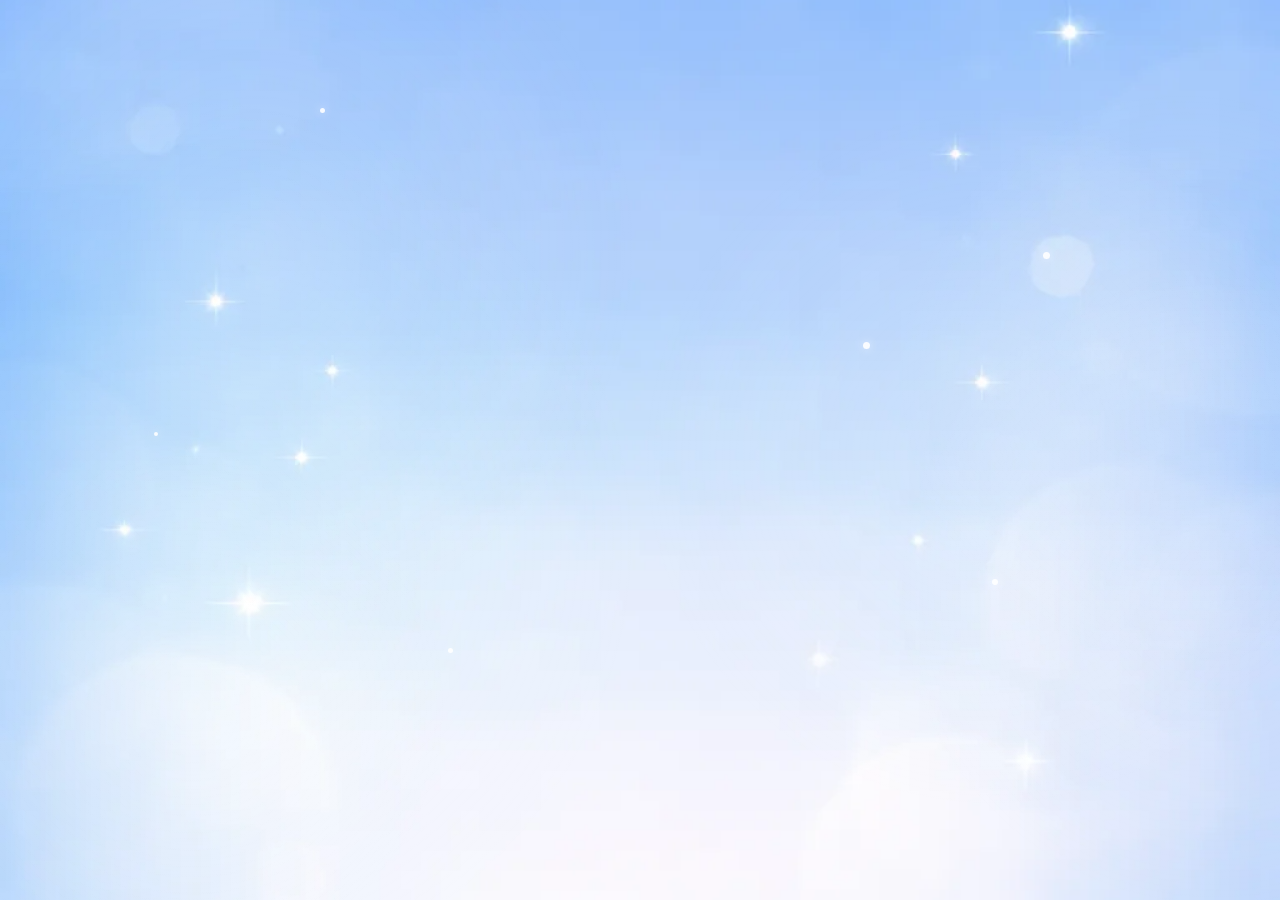
<file: index.html>
<!DOCTYPE html>
<html lang="th">

<head>
    <meta charset="UTF-8">
    <meta name="viewport" content="width=device-width, initial-scale=1.0, maximum-scale=1.0, user-scalable=no">
    <meta name="theme-color" content="#4A90D9">
    <meta name="apple-mobile-web-app-capable" content="yes">
    <title>MK Vocab - เรียนคำศัพท์</title>

    <link rel="preconnect" href="https://fonts.googleapis.com">
    <link rel="preconnect" href="https://fonts.gstatic.com" crossorigin>
    <link href="https://fonts.googleapis.com/css2?family=Inter:wght@400;500;600;700;800&display=swap" rel="stylesheet">

    <style>
        * {
            margin: 0;
            padding: 0;
            box-sizing: border-box;
        }

        html,
        body {
            height: 100%;
        }

        body {
            font-family: 'Inter', -apple-system, BlinkMacSystemFont, sans-serif;
            min-height: 100vh;
            background-image: url('images/wall.webp');
            background-size: cover;
            background-position: center;
            background-repeat: no-repeat;
            background-attachment: fixed;
            display: flex;
            justify-content: center;
            align-items: center;
            padding: 20px;
            overflow: hidden;
            position: relative;
        }

        /* Bokeh/Sparkle Background */
        .bokeh-container {
            position: fixed;
            top: 0;
            left: 0;
            width: 100%;
            height: 100%;
            pointer-events: none;
            z-index: 0;
            overflow: hidden;
        }

        /* Large Bokeh - much bigger using viewport units */
        .bokeh {
            position: absolute;
            border-radius: 50%;
            background: radial-gradient(circle, rgba(255, 255, 255, 0.2) 0%, rgba(255, 255, 255, 0) 70%);
            animation: float 20s ease-in-out infinite;
        }

        .bokeh:nth-child(1) {
            width: 60vw;
            height: 60vw;
            top: -15%;
            left: -10%;
            animation-delay: 0s;
            animation-duration: 25s;
        }

        .bokeh:nth-child(2) {
            width: 45vw;
            height: 45vw;
            top: 10%;
            right: -15%;
            animation-delay: 3s;
            animation-duration: 22s;
        }

        .bokeh:nth-child(3) {
            width: 70vw;
            height: 70vw;
            bottom: -10%;
            left: -20%;
            animation-delay: 5s;
            animation-duration: 28s;
        }

        .bokeh:nth-child(4) {
            width: 50vw;
            height: 50vw;
            top: 30%;
            right: -20%;
            animation-delay: 2s;
            animation-duration: 20s;
        }

        .bokeh:nth-child(5) {
            width: 55vw;
            height: 55vw;
            bottom: 10%;
            right: -5%;
            animation-delay: 7s;
            animation-duration: 24s;
        }

        .bokeh:nth-child(6) {
            width: 40vw;
            height: 40vw;
            top: 50%;
            left: -5%;
            animation-delay: 4s;
            animation-duration: 18s;
        }

        /* Sparkle effect - larger and more visible */
        .sparkle {
            position: absolute;
            width: 6px;
            height: 6px;
            background: rgba(255, 255, 255, 0.9);
            border-radius: 50%;
            box-shadow: 0 0 8px rgba(255, 255, 255, 0.6);
            animation: sparkle 2.5s ease-in-out infinite;
        }

        .sparkle:nth-child(7) {
            width: 5px;
            height: 5px;
            top: 12%;
            left: 25%;
            animation-delay: 0s;
        }

        .sparkle:nth-child(8) {
            width: 7px;
            height: 7px;
            top: 28%;
            right: 18%;
            animation-delay: 0.4s;
        }

        .sparkle:nth-child(9) {
            width: 4px;
            height: 4px;
            top: 48%;
            left: 12%;
            animation-delay: 0.8s;
        }

        .sparkle:nth-child(10) {
            width: 6px;
            height: 6px;
            bottom: 35%;
            right: 22%;
            animation-delay: 1.2s;
        }

        .sparkle:nth-child(11) {
            width: 5px;
            height: 5px;
            top: 72%;
            left: 35%;
            animation-delay: 1.6s;
        }

        .sparkle:nth-child(12) {
            width: 7px;
            height: 7px;
            top: 38%;
            right: 32%;
            animation-delay: 2s;
        }

        @keyframes float {

            0%,
            100% {
                transform: translateY(0) translateX(0) scale(1);
                opacity: 0.15;
            }

            25% {
                transform: translateY(-30px) translateX(15px) scale(1.05);
                opacity: 0.25;
            }

            50% {
                transform: translateY(-15px) translateX(-20px) scale(0.95);
                opacity: 0.2;
            }

            75% {
                transform: translateY(-35px) translateX(10px) scale(1.02);
                opacity: 0.25;
            }
        }

        @keyframes sparkle {

            0%,
            100% {
                opacity: 0;
                transform: scale(0);
            }

            50% {
                opacity: 1;
                transform: scale(1.2);
            }
        }

        .container {
            width: 100%;
            max-width: 500px;
            display: flex;
            flex-direction: column;
            gap: 0;
            position: relative;
            z-index: 1;
        }

        /* Image Button - smooth modern scale on hover */
        .image-btn {
            display: block;
            width: 100%;
            position: relative;
            cursor: pointer;
        }

        .image-btn img {
            width: 100%;
            height: auto;
            display: block;
            transition: transform 0.35s cubic-bezier(0.34, 1.56, 0.64, 1);
            transform-origin: center center;
        }

        .image-btn:hover img {
            transform: scale(1.08);
        }

        .image-btn:active img {
            transform: scale(0.96);
            transition: transform 0.1s ease;
        }

        /* Ripple effect on click */
        .image-btn .ripple {
            position: absolute;
            border-radius: 50%;
            background: rgba(255, 255, 255, 0.4);
            transform: scale(0);
            animation: ripple-effect 0.6s ease-out;
            pointer-events: none;
        }

        @keyframes ripple-effect {
            to {
                transform: scale(4);
                opacity: 0;
            }
        }

        /* Animations */
        @keyframes fadeInUp {
            from {
                opacity: 0;
                transform: translateY(30px);
            }

            to {
                opacity: 1;
                transform: translateY(0);
            }
        }

        .fade-in {
            animation: fadeInUp 0.6s cubic-bezier(0.4, 0, 0.2, 1) forwards;
        }

        .delay-1 {
            animation-delay: 0.1s;
            opacity: 0;
        }

        .delay-2 {
            animation-delay: 0.2s;
            opacity: 0;
        }

        .delay-3 {
            animation-delay: 0.3s;
            opacity: 0;
        }
    </style>
</head>

<body>
    <!-- Bokeh/Sparkle Background -->
    <div class="bokeh-container">
        <div class="bokeh"></div>
        <div class="bokeh"></div>
        <div class="bokeh"></div>
        <div class="bokeh"></div>
        <div class="bokeh"></div>
        <div class="bokeh"></div>
        <div class="sparkle"></div>
        <div class="sparkle"></div>
        <div class="sparkle"></div>
        <div class="sparkle"></div>
        <div class="sparkle"></div>
        <div class="sparkle"></div>
    </div>

    <div class="container">
        <!-- Vocabulary Lessons -->
        <a href="pages/vocab-list.html?grade=m1" class="image-btn fade-in delay-1">
            <img src="images/Vocabulary Lessons.webp" alt="Vocabulary Lessons">
        </a>

        <!-- Fun Word Games -->
        <a href="pages/games.html" class="image-btn fade-in delay-2" style="margin-top: -8px;">
            <img src="images/Fun Word Games.webp" alt="Fun Word Games">
        </a>

        <!-- Daily Challenge -->
        <a href="pages/games.html" class="image-btn fade-in delay-3">
            <img src="images/Daily Challenge.webp" alt="Daily Challenge">
        </a>
    </div>

    <script>
        // Ripple effect on button click
        document.querySelectorAll('.image-btn').forEach(btn => {
            btn.addEventListener('click', function (e) {
                const ripple = document.createElement('span');
                ripple.classList.add('ripple');

                const rect = this.getBoundingClientRect();
                const size = Math.max(rect.width, rect.height);
                const x = e.clientX - rect.left - size / 2;
                const y = e.clientY - rect.top - size / 2;

                ripple.style.width = ripple.style.height = size + 'px';
                ripple.style.left = x + 'px';
                ripple.style.top = y + 'px';

                this.appendChild(ripple);

                setTimeout(() => ripple.remove(), 600);
            });
        });
    </script>
</body>

</html>
</file>
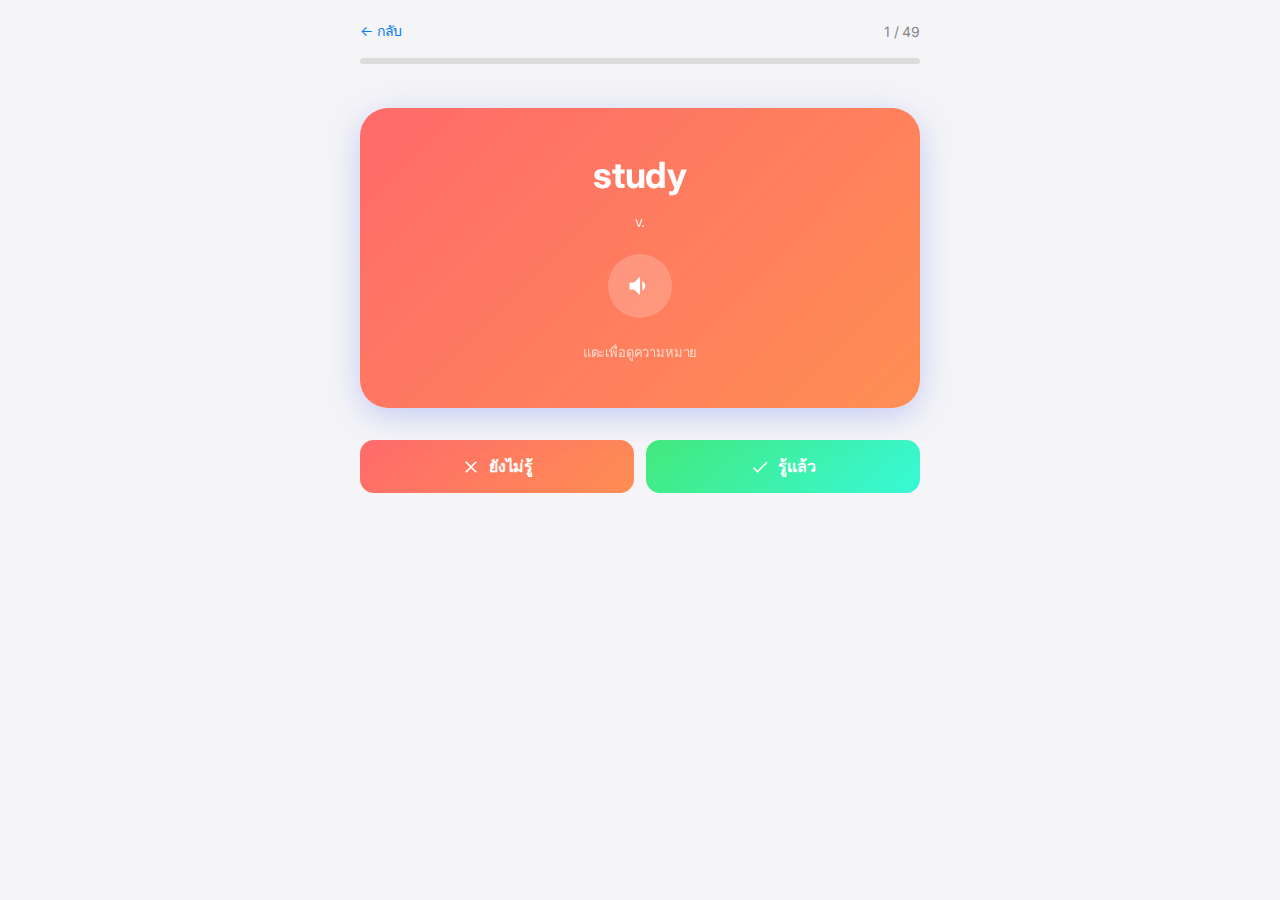
<file: pages/flashcard.html>
<!DOCTYPE html>
<html lang="th">

<head>
    <meta charset="UTF-8">
    <meta name="viewport" content="width=device-width, initial-scale=1.0">
    <title>Flashcard - MK Vocab</title>
    <link rel="preconnect" href="https://fonts.googleapis.com">
    <link rel="preconnect" href="https://fonts.gstatic.com" crossorigin>
    <link href="https://fonts.googleapis.com/css2?family=Inter:wght@400;500;600;700&display=swap" rel="stylesheet">
    <link rel="stylesheet" href="../css/style.css">
</head>

<body>
    <div class="container">
        <div id="app-content">
            <div style="text-align: center; padding: 100px 20px;">
                <div style="font-size: 48px; margin-bottom: 16px;">🎴</div>
                <div style="color: var(--text-secondary);">กำลังโหลด...</div>
            </div>
        </div>
    </div>

    <script src="../js/storage.js"></script>
    <script src="../js/speech.js"></script>
    <script>
        const Flashcard = {
            grade: 'm1',
            words: [],
            currentIndex: 0,
            isFlipped: false,
            knownCount: 0,

            gradients: {
                m1: 'linear-gradient(135deg, #FF6B6B 0%, #FF8E53 100%)',
                m2: 'linear-gradient(135deg, #F093FB 0%, #F5576C 100%)',
                m3: 'linear-gradient(135deg, #4FACFE 0%, #00F2FE 100%)',
                m4: 'linear-gradient(135deg, #43E97B 0%, #38F9D7 100%)',
                m5: 'linear-gradient(135deg, #FA709A 0%, #FEE140 100%)',
                m6: 'linear-gradient(135deg, #667EEA 0%, #764BA2 100%)'
            },

            async init() {
                const params = new URLSearchParams(window.location.search);
                this.grade = params.get('grade') || 'm1';

                await this.loadData();
                this.shuffle();
                this.render();
                this.setupDarkMode();
            },

            async loadData() {
                try {
                    const response = await fetch(`../data/${this.grade}.json`);
                    const data = await response.json();
                    this.words = data.words || [];
                } catch (error) {
                    console.error('Error loading vocab data:', error);
                    this.words = [];
                }
            },

            shuffle() {
                for (let i = this.words.length - 1; i > 0; i--) {
                    const j = Math.floor(Math.random() * (i + 1));
                    [this.words[i], this.words[j]] = [this.words[j], this.words[i]];
                }
            },

            render() {
                if (this.words.length === 0) {
                    document.getElementById('app-content').innerHTML = `
                        <div style="text-align: center; padding: 100px 20px;">
                            <div style="font-size: 48px; margin-bottom: 16px;">📚</div>
                            <div>ไม่มีคำศัพท์</div>
                            <a href="vocab-list.html?grade=${this.grade}" class="btn btn-primary mt-4">กลับ</a>
                        </div>
                    `;
                    return;
                }

                if (this.currentIndex >= this.words.length) {
                    this.renderComplete();
                    return;
                }

                const word = this.words[this.currentIndex];
                const progress = ((this.currentIndex) / this.words.length) * 100;

                document.getElementById('app-content').innerHTML = `
                    <div class="header fade-in">
                        <div style="display: flex; align-items: center; justify-content: space-between; margin-bottom: 16px;">
                            <a href="vocab-list.html?grade=${this.grade}" style="color: var(--apple-blue); text-decoration: none; font-size: 14px;">
                                ← กลับ
                            </a>
                            <span style="color: var(--text-secondary); font-size: 14px;">
                                ${this.currentIndex + 1} / ${this.words.length}
                            </span>
                        </div>
                        
                        <!-- Progress Bar -->
                        <div style="height: 6px; background: rgba(0,0,0,0.1); border-radius: 3px; overflow: hidden;">
                            <div style="height: 100%; width: ${progress}%; background: var(--apple-blue); border-radius: 3px; transition: width 0.3s ease;"></div>
                        </div>
                    </div>

                    <div class="flashcard-container" onclick="Flashcard.flip()" style="margin-top: 24px;">
                        <div class="flashcard ${this.isFlipped ? 'flipped' : ''}">
                            <div class="flashcard-face flashcard-front" style="background: ${this.gradients[this.grade]};">
                                <div style="font-size: 36px; font-weight: 700; margin-bottom: 16px;">
                                    ${word.word}
                                </div>
                                <div style="font-size: 14px; opacity: 0.9;">
                                    ${word.partOfSpeech}
                                </div>
                                <button onclick="event.stopPropagation(); Flashcard.speak()" class="audio-btn" style="margin-top: 24px; background: rgba(255,255,255,0.2); box-shadow: none;">
                                    <svg width="28" height="28" viewBox="0 0 24 24" fill="currentColor">
                                        <path d="M3 9v6h4l5 5V4L7 9H3zm13.5 3c0-1.77-1.02-3.29-2.5-4.03v8.05c1.48-.73 2.5-2.25 2.5-4.02z"/>
                                    </svg>
                                </button>
                                <div style="font-size: 13px; opacity: 0.7; margin-top: 24px;">
                                    แตะเพื่อดูความหมาย
                                </div>
                            </div>
                            <div class="flashcard-face flashcard-back">
                                <div style="font-size: 28px; font-weight: 600; margin-bottom: 16px; color: var(--text-primary);">
                                    ${word.thai}
                                </div>
                                <div class="cefr-badge cefr-${word.cefr.toLowerCase()}" style="margin-bottom: 16px;">
                                    ${word.cefr}
                                </div>
                                ${word.synonyms ? `
                                    <div style="font-size: 13px; color: var(--text-secondary);">
                                        ${word.synonyms}
                                    </div>
                                ` : ''}
                            </div>
                        </div>
                    </div>

                    <div style="display: flex; gap: 12px; margin-top: 32px;">
                        <button onclick="Flashcard.next(false)" class="btn" style="flex: 1; background: linear-gradient(135deg, #FF6B6B 0%, #FF8E53 100%); color: white;">
                            <svg width="20" height="20" viewBox="0 0 24 24" fill="currentColor">
                                <path d="M19 6.41L17.59 5 12 10.59 6.41 5 5 6.41 10.59 12 5 17.59 6.41 19 12 13.41 17.59 19 19 17.59 13.41 12z"/>
                            </svg>
                            ยังไม่รู้
                        </button>
                        <button onclick="Flashcard.next(true)" class="btn" style="flex: 1; background: linear-gradient(135deg, #43E97B 0%, #38F9D7 100%); color: white;">
                            <svg width="20" height="20" viewBox="0 0 24 24" fill="currentColor">
                                <path d="M9 16.17L4.83 12l-1.42 1.41L9 19 21 7l-1.41-1.41z"/>
                            </svg>
                            รู้แล้ว
                        </button>
                    </div>
                `;
            },

            renderComplete() {
                const percentage = Math.round((this.knownCount / this.words.length) * 100);

                document.getElementById('app-content').innerHTML = `
                    <div style="text-align: center; padding: 60px 20px;">
                        <div style="font-size: 80px; margin-bottom: 24px;">🎉</div>
                        <h1 style="font-size: 28px; font-weight: 700; margin-bottom: 8px;">ทำได้ดีมาก!</h1>
                        <p style="color: var(--text-secondary); margin-bottom: 32px;">คุณทบทวนครบทุกคำแล้ว</p>
                        
                        <div class="card" style="margin-bottom: 24px;">
                            <div style="font-size: 48px; font-weight: 700; color: var(--apple-green);">${this.knownCount}</div>
                            <div style="color: var(--text-secondary);">คำที่รู้แล้ว จาก ${this.words.length} คำ</div>
                            <div style="margin-top: 16px; height: 8px; background: rgba(0,0,0,0.1); border-radius: 4px; overflow: hidden;">
                                <div style="height: 100%; width: ${percentage}%; background: linear-gradient(135deg, #43E97B 0%, #38F9D7 100%); border-radius: 4px;"></div>
                            </div>
                            <div style="margin-top: 8px; font-size: 14px; color: var(--text-secondary);">${percentage}%</div>
                        </div>

                        <div style="display: flex; gap: 12px;">
                            <button onclick="Flashcard.restart()" class="btn btn-primary" style="flex: 1;">
                                เริ่มใหม่
                            </button>
                            <a href="vocab-list.html?grade=${this.grade}" class="btn btn-secondary" style="flex: 1;">
                                กลับ
                            </a>
                        </div>
                    </div>
                `;
            },

            flip() {
                this.isFlipped = !this.isFlipped;
                const flashcard = document.querySelector('.flashcard');
                if (flashcard) {
                    flashcard.classList.toggle('flipped', this.isFlipped);
                }
            },

            speak() {
                const word = this.words[this.currentIndex];
                if (word) {
                    Speech.speak(word.word);
                }
            },

            next(known) {
                if (known) {
                    this.knownCount++;
                    const word = this.words[this.currentIndex];
                    Storage.markAsLearned(this.grade, word.id);
                }
                this.currentIndex++;
                this.isFlipped = false;
                this.render();
            },

            restart() {
                this.currentIndex = 0;
                this.knownCount = 0;
                this.isFlipped = false;
                this.shuffle();
                this.render();
            },

            setupDarkMode() {
                const settings = Storage.getSettings();
                if (settings.darkMode) {
                    document.body.classList.add('dark');
                }
            }
        };

        document.addEventListener('DOMContentLoaded', () => {
            Flashcard.init();
        });
    </script>
</body>

</html>
</file>
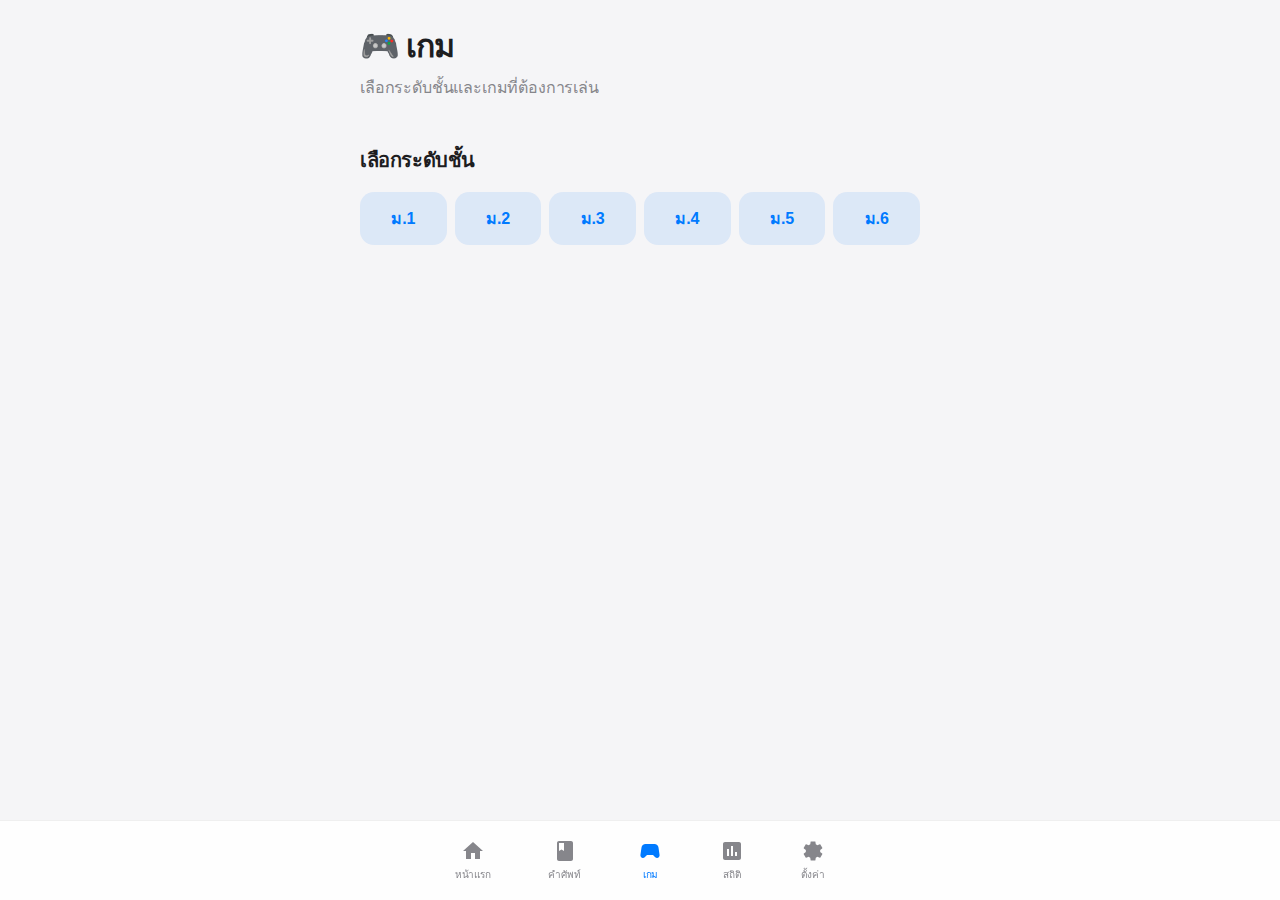
<file: pages/games.html>
<!DOCTYPE html>
<html lang="th">

<head>
    <meta charset="UTF-8">
    <meta name="viewport" content="width=device-width, initial-scale=1.0">
    <title>เกม - MK Vocab</title>
    <link rel="preconnect" href="https://fonts.googleapis.com">
    <link rel="preconnect" href="https://fonts.gstatic.com" crossorigin>
    <link href="https://fonts.googleapis.com/css2?family=Inter:wght@400;500;600;700&display=swap" rel="stylesheet">
    <link rel="stylesheet" href="../css/style.css">
    <style>
        .game-grid {
            display: grid;
            grid-template-columns: repeat(4, 1fr);
            gap: 8px;
        }

        .match-card {
            aspect-ratio: 1;
            background: var(--bg-secondary);
            border-radius: 12px;
            display: flex;
            align-items: center;
            justify-content: center;
            font-size: 14px;
            font-weight: 500;
            cursor: pointer;
            transition: all 0.2s ease;
            padding: 8px;
            text-align: center;
            box-shadow: var(--shadow-sm);
        }

        .match-card:hover {
            transform: scale(1.02);
        }

        .match-card.selected {
            background: var(--apple-blue);
            color: white;
        }

        .match-card.matched {
            background: var(--apple-green);
            color: white;
            opacity: 0.7;
            pointer-events: none;
        }

        .match-card.wrong {
            animation: shake 0.3s ease;
        }

        .quiz-option {
            padding: 16px 20px;
            background: var(--bg-secondary);
            border-radius: 12px;
            margin-bottom: 12px;
            cursor: pointer;
            transition: all 0.2s ease;
            font-size: 16px;
        }

        .quiz-option:hover {
            background: rgba(0, 122, 255, 0.1);
        }

        .quiz-option.correct {
            background: var(--apple-green);
            color: white;
        }

        .quiz-option.wrong {
            background: var(--apple-red);
            color: white;
        }

        .spelling-input {
            width: 100%;
            padding: 16px 20px;
            font-size: 24px;
            text-align: center;
            border: 2px solid rgba(0, 0, 0, 0.1);
            border-radius: 16px;
            background: var(--bg-secondary);
            color: var(--text-primary);
            outline: none;
            transition: border-color 0.2s ease;
        }

        .spelling-input:focus {
            border-color: var(--apple-blue);
        }
    </style>
</head>

<body>
    <div class="container">
        <div id="app-content"></div>
    </div>

    <nav class="bottom-nav">
        <div class="bottom-nav-container">
            <a href="../index.html" class="nav-item">
                <svg viewBox="0 0 24 24" fill="currentColor">
                    <path d="M10 20v-6h4v6h5v-8h3L12 3 2 12h3v8z" />
                </svg>
                <span>หน้าแรก</span>
            </a>
            <a href="vocab-list.html" class="nav-item">
                <svg viewBox="0 0 24 24" fill="currentColor">
                    <path
                        d="M18 2H6c-1.1 0-2 .9-2 2v16c0 1.1.9 2 2 2h12c1.1 0 2-.9 2-2V4c0-1.1-.9-2-2-2zM6 4h5v8l-2.5-1.5L6 12V4z" />
                </svg>
                <span>คำศัพท์</span>
            </a>
            <a href="games.html" class="nav-item active">
                <svg viewBox="0 0 24 24" fill="currentColor">
                    <path
                        d="M21.58 16.09l-1.09-7.66C20.21 6.46 18.52 5 16.53 5H7.47C5.48 5 3.79 6.46 3.51 8.43l-1.09 7.66C2.2 17.63 3.39 19 4.94 19c.68 0 1.32-.27 1.8-.75L9 16h6l2.25 2.25c.48.48 1.13.75 1.8.75 1.56 0 2.75-1.37 2.53-2.91z" />
                </svg>
                <span>เกม</span>
            </a>
            <a href="stats.html" class="nav-item">
                <svg viewBox="0 0 24 24" fill="currentColor">
                    <path
                        d="M19 3H5c-1.1 0-2 .9-2 2v14c0 1.1.9 2 2 2h14c1.1 0 2-.9 2-2V5c0-1.1-.9-2-2-2zM9 17H7v-7h2v7zm4 0h-2V7h2v10zm4 0h-2v-4h2v4z" />
                </svg>
                <span>สถิติ</span>
            </a>
            <a href="settings.html" class="nav-item">
                <svg viewBox="0 0 24 24" fill="currentColor">
                    <path
                        d="M19.14 12.94c.04-.31.06-.63.06-.94 0-.31-.02-.63-.06-.94l2.03-1.58c.18-.14.23-.41.12-.61l-1.92-3.32c-.12-.22-.37-.29-.59-.22l-2.39.96c-.5-.38-1.03-.7-1.62-.94l-.36-2.54c-.04-.24-.24-.41-.48-.41h-3.84c-.24 0-.43.17-.47.41l-.36 2.54c-.59.24-1.13.57-1.62.94l-2.39-.96c-.22-.08-.47 0-.59.22L2.74 8.87c-.12.21-.08.47.12.61l2.03 1.58c-.04.31-.06.63-.06.94s.02.63.06.94l-2.03 1.58c-.18.14-.23.41-.12.61l1.92 3.32c.12.22.37.29.59.22l2.39-.96c.5.38 1.03.7 1.62.94l.36 2.54c.05.24.24.41.48.41h3.84c.24 0 .44-.17.47-.41l.36-2.54c.59-.24 1.13-.56 1.62-.94l2.39.96c.22.08.47 0 .59-.22l1.92-3.32c.12-.22.07-.47-.12-.61l-2.01-1.58z" />
                </svg>
                <span>ตั้งค่า</span>
            </a>
        </div>
    </nav>

    <script src="../js/storage.js"></script>
    <script src="../js/speech.js"></script>
    <script>
        const Games = {
            grade: null,
            words: [],
            currentGame: null,
            gameState: {},

            grades: {
                m1: { name: 'ม.1', gradient: 'linear-gradient(135deg, #FF6B6B 0%, #FF8E53 100%)' },
                m2: { name: 'ม.2', gradient: 'linear-gradient(135deg, #F093FB 0%, #F5576C 100%)' },
                m3: { name: 'ม.3', gradient: 'linear-gradient(135deg, #4FACFE 0%, #00F2FE 100%)' },
                m4: { name: 'ม.4', gradient: 'linear-gradient(135deg, #43E97B 0%, #38F9D7 100%)' },
                m5: { name: 'ม.5', gradient: 'linear-gradient(135deg, #FA709A 0%, #FEE140 100%)' },
                m6: { name: 'ม.6', gradient: 'linear-gradient(135deg, #667EEA 0%, #764BA2 100%)' }
            },

            init() {
                this.renderGameSelection();
                this.setupDarkMode();
            },

            async loadData(grade) {
                try {
                    const response = await fetch(`../data/${grade}.json`);
                    const data = await response.json();
                    this.words = data.words || [];
                    this.grade = grade;
                } catch (error) {
                    console.error('Error:', error);
                    this.words = [];
                }
            },

            renderGameSelection() {
                document.getElementById('app-content').innerHTML = `
                    <div class="header fade-in">
                        <h1 class="header-title">🎮 เกม</h1>
                        <p class="header-subtitle">เลือกระดับชั้นและเกมที่ต้องการเล่น</p>
                    </div>

                    <div class="section fade-in" style="animation-delay: 0.1s">
                        <h2 class="section-title">เลือกระดับชั้น</h2>
                        <div style="display: flex; flex-wrap: wrap; gap: 8px;">
                            ${Object.entries(this.grades).map(([key, info]) => `
                                <button onclick="Games.selectGrade('${key}')" class="btn btn-secondary" style="flex: 1; min-width: 80px;">
                                    ${info.name}
                                </button>
                            `).join('')}
                        </div>
                    </div>
                `;
            },

            async selectGrade(grade) {
                await this.loadData(grade);
                this.renderGameList();
            },

            renderGameList() {
                const gradeInfo = this.grades[this.grade];
                document.getElementById('app-content').innerHTML = `
                    <div class="header fade-in">
                        <a href="#" onclick="Games.renderGameSelection(); return false;" style="color: var(--apple-blue); text-decoration: none; font-size: 14px;">
                            ← เปลี่ยนระดับชั้น
                        </a>
                        <h1 class="header-title" style="margin-top: 8px;">เกม ${gradeInfo.name}</h1>
                    </div>

                    <div class="section fade-in" style="animation-delay: 0.1s">
                        <div class="game-card game-matching" onclick="Games.startMatching()" style="margin-bottom: 16px;">
                            <div style="display: flex; align-items: center; gap: 16px;">
                                <div style="font-size: 40px;">🧩</div>
                                <div>
                                    <div style="font-size: 18px; font-weight: 600;">จับคู่คำศัพท์</div>
                                    <div style="font-size: 14px; opacity: 0.9;">จับคู่คำภาษาอังกฤษกับความหมายไทย</div>
                                </div>
                            </div>
                        </div>

                        <div class="game-card game-spelling" onclick="Games.startSpelling()" style="margin-bottom: 16px;">
                            <div style="display: flex; align-items: center; gap: 16px;">
                                <div style="font-size: 40px;">✏️</div>
                                <div>
                                    <div style="font-size: 18px; font-weight: 600;">สะกดคำ</div>
                                    <div style="font-size: 14px; opacity: 0.9;">ฟังเสียงและพิมพ์คำศัพท์</div>
                                </div>
                            </div>
                        </div>

                        <div class="game-card game-quiz" onclick="Games.startQuiz()">
                            <div style="display: flex; align-items: center; gap: 16px;">
                                <div style="font-size: 40px;">❓</div>
                                <div>
                                    <div style="font-size: 18px; font-weight: 600;">ควิซ</div>
                                    <div style="font-size: 14px; opacity: 0.9;">เลือกความหมายที่ถูกต้อง</div>
                                </div>
                            </div>
                        </div>
                    </div>
                `;
            },

            shuffle(array) {
                const arr = [...array];
                for (let i = arr.length - 1; i > 0; i--) {
                    const j = Math.floor(Math.random() * (i + 1));
                    [arr[i], arr[j]] = [arr[j], arr[i]];
                }
                return arr;
            },

            // MATCHING GAME
            startMatching() {
                const selected = this.shuffle(this.words).slice(0, 4);
                const cards = [];
                selected.forEach(w => {
                    cards.push({ id: w.id, type: 'en', text: w.word, match: w.id });
                    cards.push({ id: w.id + '_th', type: 'th', text: w.thai, match: w.id });
                });

                this.gameState = {
                    cards: this.shuffle(cards),
                    selected: null,
                    matched: [],
                    moves: 0,
                    startTime: Date.now()
                };
                this.renderMatching();
            },

            renderMatching() {
                const { cards, matched, moves } = this.gameState;

                if (matched.length === cards.length / 2) {
                    this.renderMatchingComplete();
                    return;
                }

                document.getElementById('app-content').innerHTML = `
                    <div class="header fade-in">
                        <a href="#" onclick="Games.renderGameList(); return false;" style="color: var(--apple-blue); text-decoration: none; font-size: 14px;">
                            ← กลับ
                        </a>
                        <h1 class="header-title" style="margin-top: 8px;">🧩 จับคู่คำศัพท์</h1>
                        <div style="display: flex; gap: 16px; margin-top: 8px; color: var(--text-secondary); font-size: 14px;">
                            <span>จับคู่ได้: ${matched.length}/4</span>
                            <span>ครั้งที่เปิด: ${moves}</span>
                        </div>
                    </div>

                    <div class="game-grid fade-in" style="margin-top: 24px;">
                        ${cards.map((card, i) => `
                            <div class="match-card ${this.gameState.selected === i ? 'selected' : ''} ${matched.includes(card.match) ? 'matched' : ''}"
                                 onclick="Games.selectMatchCard(${i})"
                                 data-index="${i}">
                                ${card.text}
                            </div>
                        `).join('')}
                    </div>
                `;
            },

            selectMatchCard(index) {
                const { cards, selected, matched } = this.gameState;
                const card = cards[index];

                if (matched.includes(card.match)) return;
                if (selected === index) return;

                if (selected === null) {
                    this.gameState.selected = index;
                    this.renderMatching();
                } else {
                    this.gameState.moves++;
                    const selectedCard = cards[selected];

                    if (selectedCard.match === card.match && selectedCard.type !== card.type) {
                        this.gameState.matched.push(card.match);
                        this.gameState.selected = null;
                        this.renderMatching();
                    } else {
                        document.querySelectorAll('.match-card')[index].classList.add('selected');
                        setTimeout(() => {
                            document.querySelectorAll('.match-card')[selected].classList.add('wrong');
                            document.querySelectorAll('.match-card')[index].classList.add('wrong');
                            setTimeout(() => {
                                this.gameState.selected = null;
                                this.renderMatching();
                            }, 300);
                        }, 200);
                    }
                }
            },

            renderMatchingComplete() {
                const time = Math.round((Date.now() - this.gameState.startTime) / 1000);
                const score = Math.max(100 - this.gameState.moves * 5, 40);
                Storage.addScore(score);
                Storage.updateStreak();

                document.getElementById('app-content').innerHTML = `
                    <div style="text-align: center; padding: 60px 20px;">
                        <div style="font-size: 80px; margin-bottom: 24px;">🎉</div>
                        <h1 style="font-size: 28px; font-weight: 700;">ยอดเยี่ยม!</h1>
                        <div class="card" style="margin: 24px 0;">
                            <div style="font-size: 48px; font-weight: 700; color: var(--apple-blue);">+${score}</div>
                            <div style="color: var(--text-secondary);">คะแนน</div>
                            <div style="display: flex; justify-content: center; gap: 24px; margin-top: 16px; font-size: 14px; color: var(--text-secondary);">
                                <span>⏱️ ${time} วินาที</span>
                                <span>👆 ${this.gameState.moves} ครั้ง</span>
                            </div>
                        </div>
                        <div style="display: flex; gap: 12px;">
                            <button onclick="Games.startMatching()" class="btn btn-primary" style="flex: 1;">เล่นอีกครั้ง</button>
                            <button onclick="Games.renderGameList()" class="btn btn-secondary" style="flex: 1;">เกมอื่น</button>
                        </div>
                    </div>
                `;
            },

            // SPELLING GAME
            startSpelling() {
                const selected = this.shuffle(this.words).slice(0, 10);
                this.gameState = {
                    words: selected,
                    current: 0,
                    score: 0,
                    answers: []
                };
                this.renderSpelling();
            },

            renderSpelling() {
                const { words, current, score } = this.gameState;

                if (current >= words.length) {
                    this.renderSpellingComplete();
                    return;
                }

                const word = words[current];
                const progress = (current / words.length) * 100;

                document.getElementById('app-content').innerHTML = `
                    <div class="header fade-in">
                        <a href="#" onclick="Games.renderGameList(); return false;" style="color: var(--apple-blue); text-decoration: none; font-size: 14px;">← กลับ</a>
                        <div style="display: flex; justify-content: space-between; align-items: center; margin-top: 8px;">
                            <h1 class="header-title">✏️ สะกดคำ</h1>
                            <span style="color: var(--text-secondary);">${current + 1}/${words.length}</span>
                        </div>
                        <div style="height: 6px; background: rgba(0,0,0,0.1); border-radius: 3px; margin-top: 12px;">
                            <div style="height: 100%; width: ${progress}%; background: var(--apple-blue); border-radius: 3px;"></div>
                        </div>
                    </div>

                    <div class="card fade-in" style="text-align: center; padding: 40px 24px; margin-top: 24px;">
                        <div style="font-size: 14px; color: var(--text-secondary); margin-bottom: 16px;">ฟังและพิมพ์คำศัพท์</div>
                        <button onclick="Games.speakSpelling()" class="audio-btn pulse" style="margin: 0 auto 24px;">
                            <svg width="28" height="28" viewBox="0 0 24 24" fill="currentColor">
                                <path d="M3 9v6h4l5 5V4L7 9H3zm13.5 3c0-1.77-1.02-3.29-2.5-4.03v8.05c1.48-.73 2.5-2.25 2.5-4.02z"/>
                            </svg>
                        </button>
                        <div style="font-size: 16px; color: var(--text-secondary); margin-bottom: 24px;">${word.thai}</div>
                        <input type="text" id="spelling-input" class="spelling-input" placeholder="พิมพ์คำศัพท์..." autocomplete="off" autocapitalize="none">
                    </div>

                    <button onclick="Games.checkSpelling()" class="btn btn-primary fade-in" style="width: 100%; margin-top: 24px;">
                        ตรวจคำตอบ
                    </button>
                `;

                // Auto-play and focus
                setTimeout(() => {
                    Speech.speak(word.word);
                    document.getElementById('spelling-input').focus();
                }, 300);

                // Enter key to submit
                document.getElementById('spelling-input').addEventListener('keyup', (e) => {
                    if (e.key === 'Enter') this.checkSpelling();
                });
            },

            speakSpelling() {
                const word = this.gameState.words[this.gameState.current];
                Speech.speak(word.word);
            },

            checkSpelling() {
                const input = document.getElementById('spelling-input').value.trim().toLowerCase();
                const word = this.gameState.words[this.gameState.current];
                const correct = input === word.word.toLowerCase();

                if (correct) {
                    this.gameState.score += 10;
                    Storage.markAsLearned(this.grade, word.id);
                }
                this.gameState.answers.push({ word, input, correct });

                // Show result briefly
                const inputEl = document.getElementById('spelling-input');
                inputEl.style.borderColor = correct ? 'var(--apple-green)' : 'var(--apple-red)';
                inputEl.style.background = correct ? 'rgba(52,199,89,0.1)' : 'rgba(255,59,48,0.1)';

                if (!correct) {
                    inputEl.value = word.word;
                }

                setTimeout(() => {
                    this.gameState.current++;
                    this.renderSpelling();
                }, correct ? 500 : 1500);
            },

            renderSpellingComplete() {
                const { score, answers } = this.gameState;
                const correctCount = answers.filter(a => a.correct).length;
                Storage.addScore(score);
                Storage.updateStreak();

                document.getElementById('app-content').innerHTML = `
                    <div style="text-align: center; padding: 40px 20px;">
                        <div style="font-size: 80px; margin-bottom: 24px;">${correctCount >= 8 ? '🏆' : correctCount >= 5 ? '👍' : '💪'}</div>
                        <h1 style="font-size: 28px; font-weight: 700;">${correctCount >= 8 ? 'ยอดเยี่ยม!' : correctCount >= 5 ? 'ทำได้ดี!' : 'พยายามต่อไป!'}</h1>
                        <div class="card" style="margin: 24px 0;">
                            <div style="font-size: 48px; font-weight: 700; color: var(--apple-blue);">+${score}</div>
                            <div style="color: var(--text-secondary);">คะแนน</div>
                            <div style="margin-top: 8px; color: var(--apple-green);">✓ ถูก ${correctCount}/10</div>
                        </div>
                        <div style="display: flex; gap: 12px;">
                            <button onclick="Games.startSpelling()" class="btn btn-primary" style="flex: 1;">เล่นอีกครั้ง</button>
                            <button onclick="Games.renderGameList()" class="btn btn-secondary" style="flex: 1;">เกมอื่น</button>
                        </div>
                    </div>
                `;
            },

            // QUIZ GAME
            startQuiz() {
                const selected = this.shuffle(this.words).slice(0, 10);
                this.gameState = {
                    words: selected,
                    current: 0,
                    score: 0,
                    answers: []
                };
                this.renderQuiz();
            },

            renderQuiz() {
                const { words, current, score } = this.gameState;

                if (current >= words.length) {
                    this.renderQuizComplete();
                    return;
                }

                const word = words[current];
                const progress = (current / words.length) * 100;

                // Generate options
                let options = [word.thai];
                const otherWords = this.words.filter(w => w.id !== word.id);
                const shuffledOthers = this.shuffle(otherWords);
                for (let i = 0; i < 3 && i < shuffledOthers.length; i++) {
                    options.push(shuffledOthers[i].thai);
                }
                options = this.shuffle(options);

                document.getElementById('app-content').innerHTML = `
                    <div class="header fade-in">
                        <a href="#" onclick="Games.renderGameList(); return false;" style="color: var(--apple-blue); text-decoration: none; font-size: 14px;">← กลับ</a>
                        <div style="display: flex; justify-content: space-between; align-items: center; margin-top: 8px;">
                            <h1 class="header-title">❓ ควิซ</h1>
                            <span style="color: var(--text-secondary);">${current + 1}/${words.length}</span>
                        </div>
                        <div style="height: 6px; background: rgba(0,0,0,0.1); border-radius: 3px; margin-top: 12px;">
                            <div style="height: 100%; width: ${progress}%; background: var(--apple-blue); border-radius: 3px;"></div>
                        </div>
                    </div>

                    <div class="card fade-in" style="text-align: center; padding: 32px 24px; margin-top: 24px;">
                        <div style="font-size: 32px; font-weight: 700;">${word.word}</div>
                        <div style="font-size: 14px; color: var(--text-secondary); margin-top: 8px;">${word.partOfSpeech}</div>
                        <button onclick="Speech.speak('${word.word.replace(/'/g, "\\'")}')" class="btn btn-secondary" style="margin-top: 16px;">
                            🔊 ฟังเสียง
                        </button>
                    </div>

                    <div class="section fade-in" style="margin-top: 24px;">
                        <div style="font-size: 14px; color: var(--text-secondary); margin-bottom: 12px;">เลือกความหมายที่ถูกต้อง:</div>
                        ${options.map((opt, i) => `
                            <div class="quiz-option" onclick="Games.selectQuizOption(${i}, '${opt.replace(/'/g, "\\'")}', '${word.thai.replace(/'/g, "\\'")}')" data-index="${i}">
                                ${opt}
                            </div>
                        `).join('')}
                    </div>
                `;
            },

            selectQuizOption(index, selected, correct) {
                const isCorrect = selected === correct;
                const options = document.querySelectorAll('.quiz-option');

                options.forEach((opt, i) => {
                    opt.style.pointerEvents = 'none';
                    if (opt.textContent.trim() === correct) {
                        opt.classList.add('correct');
                    } else if (i === index && !isCorrect) {
                        opt.classList.add('wrong');
                    }
                });

                if (isCorrect) {
                    this.gameState.score += 10;
                    const word = this.gameState.words[this.gameState.current];
                    Storage.markAsLearned(this.grade, word.id);
                }
                this.gameState.answers.push({ correct: isCorrect });

                setTimeout(() => {
                    this.gameState.current++;
                    this.renderQuiz();
                }, 1000);
            },

            renderQuizComplete() {
                const { score, answers } = this.gameState;
                const correctCount = answers.filter(a => a.correct).length;
                Storage.addScore(score);
                Storage.updateStreak();

                document.getElementById('app-content').innerHTML = `
                    <div style="text-align: center; padding: 40px 20px;">
                        <div style="font-size: 80px; margin-bottom: 24px;">${correctCount >= 8 ? '🏆' : correctCount >= 5 ? '👍' : '💪'}</div>
                        <h1 style="font-size: 28px; font-weight: 700;">${correctCount >= 8 ? 'ยอดเยี่ยม!' : correctCount >= 5 ? 'ทำได้ดี!' : 'พยายามต่อไป!'}</h1>
                        <div class="card" style="margin: 24px 0;">
                            <div style="font-size: 48px; font-weight: 700; color: var(--apple-blue);">+${score}</div>
                            <div style="color: var(--text-secondary);">คะแนน</div>
                            <div style="margin-top: 8px; color: var(--apple-green);">✓ ถูก ${correctCount}/10</div>
                        </div>
                        <div style="display: flex; gap: 12px;">
                            <button onclick="Games.startQuiz()" class="btn btn-primary" style="flex: 1;">เล่นอีกครั้ง</button>
                            <button onclick="Games.renderGameList()" class="btn btn-secondary" style="flex: 1;">เกมอื่น</button>
                        </div>
                    </div>
                `;
            },

            setupDarkMode() {
                const settings = Storage.getSettings();
                if (settings.darkMode) document.body.classList.add('dark');
            }
        };

        document.addEventListener('DOMContentLoaded', () => Games.init());
    </script>
</body>

</html>
</file>
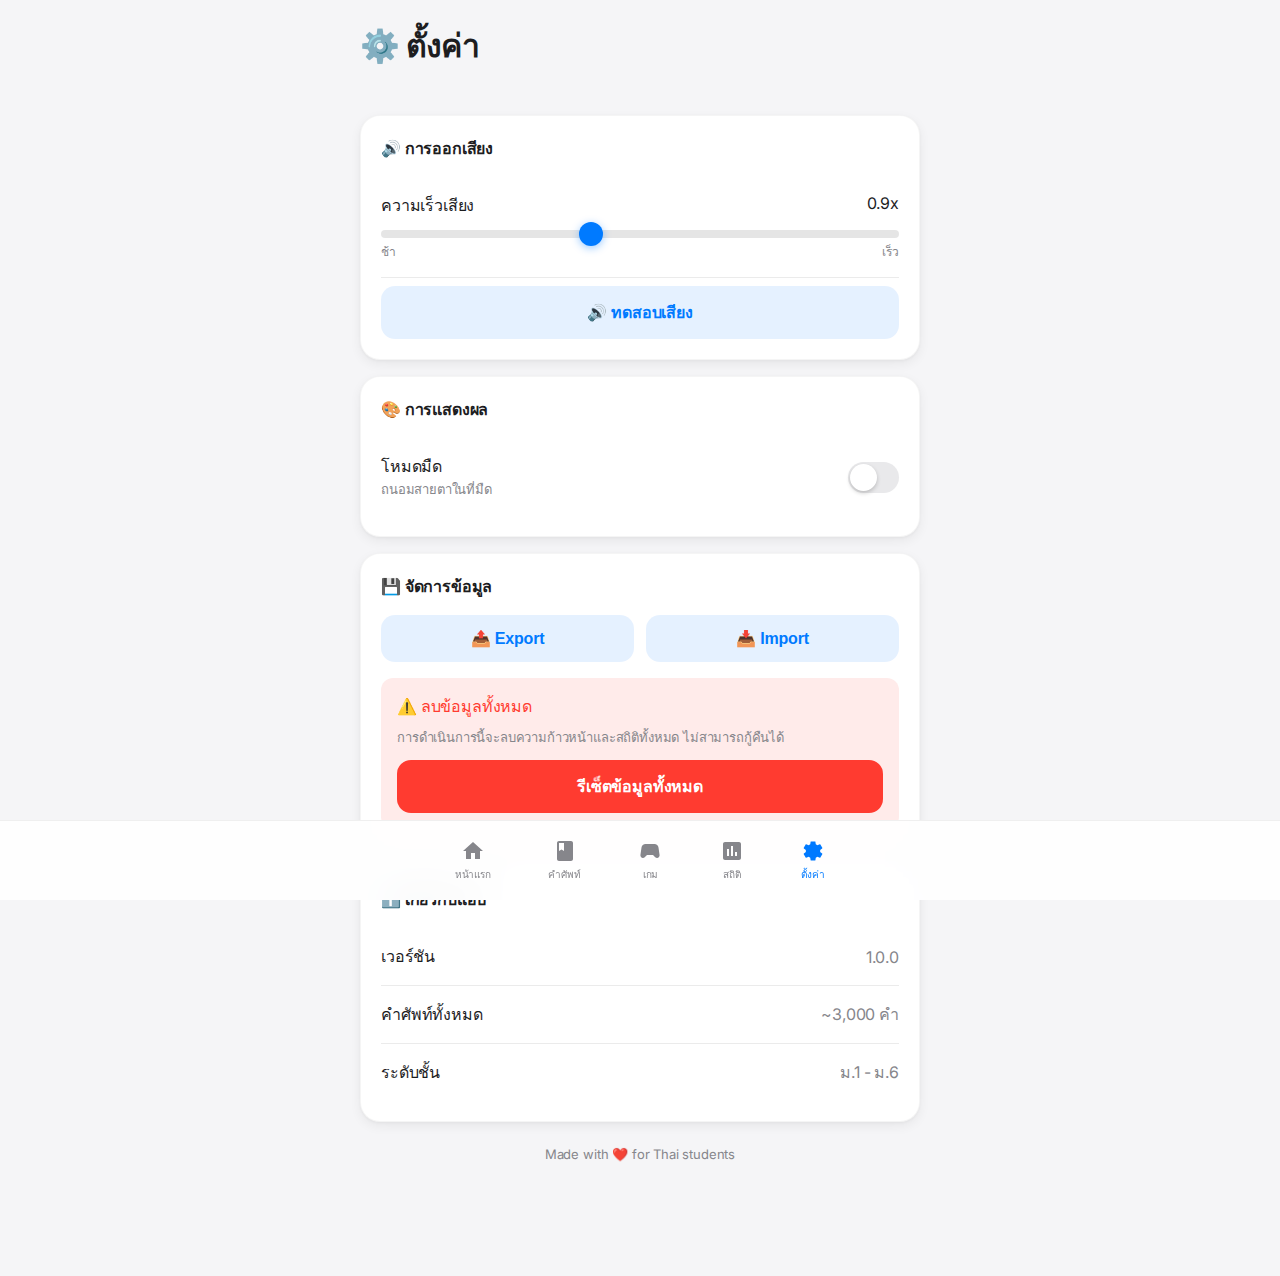
<file: pages/settings.html>
<!DOCTYPE html>
<html lang="th">

<head>
    <meta charset="UTF-8">
    <meta name="viewport" content="width=device-width, initial-scale=1.0">
    <title>ตั้งค่า - MK Vocab</title>
    <link rel="preconnect" href="https://fonts.googleapis.com">
    <link rel="preconnect" href="https://fonts.gstatic.com" crossorigin>
    <link href="https://fonts.googleapis.com/css2?family=Inter:wght@400;500;600;700&display=swap" rel="stylesheet">
    <link rel="stylesheet" href="../css/style.css">
    <style>
        .setting-item {
            display: flex;
            justify-content: space-between;
            align-items: center;
            padding: 16px 0;
            border-bottom: 1px solid rgba(0, 0, 0, 0.08);
        }

        .setting-item:last-child {
            border-bottom: none;
        }

        .toggle-switch {
            position: relative;
            width: 51px;
            height: 31px;
        }

        .toggle-switch input {
            opacity: 0;
            width: 0;
            height: 0;
        }

        .toggle-slider {
            position: absolute;
            cursor: pointer;
            top: 0;
            left: 0;
            right: 0;
            bottom: 0;
            background-color: #E9E9EB;
            transition: 0.3s;
            border-radius: 31px;
        }

        .toggle-slider:before {
            position: absolute;
            content: "";
            height: 27px;
            width: 27px;
            left: 2px;
            bottom: 2px;
            background-color: white;
            transition: 0.3s;
            border-radius: 50%;
            box-shadow: 0 2px 4px rgba(0, 0, 0, 0.2);
        }

        input:checked+.toggle-slider {
            background-color: var(--apple-green);
        }

        input:checked+.toggle-slider:before {
            transform: translateX(20px);
        }

        .range-slider {
            width: 100%;
            height: 8px;
            border-radius: 4px;
            background: rgba(0, 0, 0, 0.1);
            outline: none;
            -webkit-appearance: none;
        }

        .range-slider::-webkit-slider-thumb {
            -webkit-appearance: none;
            width: 24px;
            height: 24px;
            border-radius: 50%;
            background: var(--apple-blue);
            cursor: pointer;
            box-shadow: 0 2px 8px rgba(0, 122, 255, 0.4);
        }
    </style>
</head>

<body>
    <div class="container">
        <div id="app-content"></div>
    </div>

    <nav class="bottom-nav">
        <div class="bottom-nav-container">
            <a href="../index.html" class="nav-item">
                <svg viewBox="0 0 24 24" fill="currentColor">
                    <path d="M10 20v-6h4v6h5v-8h3L12 3 2 12h3v8z" />
                </svg>
                <span>หน้าแรก</span>
            </a>
            <a href="vocab-list.html" class="nav-item">
                <svg viewBox="0 0 24 24" fill="currentColor">
                    <path
                        d="M18 2H6c-1.1 0-2 .9-2 2v16c0 1.1.9 2 2 2h12c1.1 0 2-.9 2-2V4c0-1.1-.9-2-2-2zM6 4h5v8l-2.5-1.5L6 12V4z" />
                </svg>
                <span>คำศัพท์</span>
            </a>
            <a href="games.html" class="nav-item">
                <svg viewBox="0 0 24 24" fill="currentColor">
                    <path
                        d="M21.58 16.09l-1.09-7.66C20.21 6.46 18.52 5 16.53 5H7.47C5.48 5 3.79 6.46 3.51 8.43l-1.09 7.66C2.2 17.63 3.39 19 4.94 19c.68 0 1.32-.27 1.8-.75L9 16h6l2.25 2.25c.48.48 1.13.75 1.8.75 1.56 0 2.75-1.37 2.53-2.91z" />
                </svg>
                <span>เกม</span>
            </a>
            <a href="stats.html" class="nav-item">
                <svg viewBox="0 0 24 24" fill="currentColor">
                    <path
                        d="M19 3H5c-1.1 0-2 .9-2 2v14c0 1.1.9 2 2 2h14c1.1 0 2-.9 2-2V5c0-1.1-.9-2-2-2zM9 17H7v-7h2v7zm4 0h-2V7h2v10zm4 0h-2v-4h2v4z" />
                </svg>
                <span>สถิติ</span>
            </a>
            <a href="settings.html" class="nav-item active">
                <svg viewBox="0 0 24 24" fill="currentColor">
                    <path
                        d="M19.14 12.94c.04-.31.06-.63.06-.94 0-.31-.02-.63-.06-.94l2.03-1.58c.18-.14.23-.41.12-.61l-1.92-3.32c-.12-.22-.37-.29-.59-.22l-2.39.96c-.5-.38-1.03-.7-1.62-.94l-.36-2.54c-.04-.24-.24-.41-.48-.41h-3.84c-.24 0-.43.17-.47.41l-.36 2.54c-.59.24-1.13.57-1.62.94l-2.39-.96c-.22-.08-.47 0-.59.22L2.74 8.87c-.12.21-.08.47.12.61l2.03 1.58c-.04.31-.06.63-.06.94s.02.63.06.94l-2.03 1.58c-.18.14-.23.41-.12.61l1.92 3.32c.12.22.37.29.59.22l2.39-.96c.5.38 1.03.7 1.62.94l.36 2.54c.05.24.24.41.48.41h3.84c.24 0 .44-.17.47-.41l.36-2.54c.59-.24 1.13-.56 1.62-.94l2.39.96c.22.08.47 0 .59-.22l1.92-3.32c.12-.22.07-.47-.12-.61l-2.01-1.58z" />
                </svg>
                <span>ตั้งค่า</span>
            </a>
        </div>
    </nav>

    <input type="file" id="import-file" accept=".json" style="display: none;">

    <script src="../js/storage.js"></script>
    <script src="../js/speech.js"></script>
    <script>
        const Settings = {
            init() {
                this.render();
                this.setupDarkMode();
            },

            render() {
                const settings = Storage.getSettings();
                const stats = Storage.getStats();

                document.getElementById('app-content').innerHTML = `
                    <div class="header fade-in">
                        <h1 class="header-title">⚙️ ตั้งค่า</h1>
                    </div>

                    <!-- Speech Settings -->
                    <div class="card fade-in" style="animation-delay: 0.1s; margin-bottom: 16px;">
                        <h3 style="font-size: 16px; font-weight: 600; margin-bottom: 16px;">🔊 การออกเสียง</h3>
                        <div class="setting-item" style="flex-direction: column; align-items: stretch;">
                            <div style="display: flex; justify-content: space-between; margin-bottom: 12px;">
                                <span>ความเร็วเสียง</span>
                                <span id="rate-value">${settings.speechRate || 0.9}x</span>
                            </div>
                            <input type="range" class="range-slider" id="speech-rate" 
                                min="0.5" max="1.5" step="0.1" 
                                value="${settings.speechRate || 0.9}"
                                oninput="Settings.updateRate(this.value)">
                            <div style="display: flex; justify-content: space-between; font-size: 12px; color: var(--text-secondary); margin-top: 4px;">
                                <span>ช้า</span>
                                <span>เร็ว</span>
                            </div>
                        </div>
                        <button onclick="Settings.testSpeech()" class="btn btn-secondary" style="width: 100%; margin-top: 8px;">
                            🔊 ทดสอบเสียง
                        </button>
                    </div>

                    <!-- Display Settings -->
                    <div class="card fade-in" style="animation-delay: 0.2s; margin-bottom: 16px;">
                        <h3 style="font-size: 16px; font-weight: 600; margin-bottom: 16px;">🎨 การแสดงผล</h3>
                        <div class="setting-item">
                            <div>
                                <div style="font-weight: 500;">โหมดมืด</div>
                                <div style="font-size: 13px; color: var(--text-secondary);">ถนอมสายตาในที่มืด</div>
                            </div>
                            <label class="toggle-switch">
                                <input type="checkbox" id="dark-mode" ${settings.darkMode ? 'checked' : ''} onchange="Settings.toggleDarkMode()">
                                <span class="toggle-slider"></span>
                            </label>
                        </div>
                    </div>

                    <!-- Data Management -->
                    <div class="card fade-in" style="animation-delay: 0.3s; margin-bottom: 16px;">
                        <h3 style="font-size: 16px; font-weight: 600; margin-bottom: 16px;">💾 จัดการข้อมูล</h3>
                        
                        <div style="display: flex; gap: 12px; margin-bottom: 16px;">
                            <button onclick="Settings.exportData()" class="btn btn-secondary" style="flex: 1;">
                                📤 Export
                            </button>
                            <button onclick="document.getElementById('import-file').click()" class="btn btn-secondary" style="flex: 1;">
                                📥 Import
                            </button>
                        </div>

                        <div style="padding: 16px; background: rgba(255,59,48,0.1); border-radius: 12px;">
                            <div style="font-weight: 500; color: var(--apple-red); margin-bottom: 8px;">⚠️ ลบข้อมูลทั้งหมด</div>
                            <div style="font-size: 13px; color: var(--text-secondary); margin-bottom: 12px;">
                                การดำเนินการนี้จะลบความก้าวหน้าและสถิติทั้งหมด ไม่สามารถกู้คืนได้
                            </div>
                            <button onclick="Settings.confirmReset()" class="btn" style="width: 100%; background: var(--apple-red); color: white;">
                                รีเซ็ตข้อมูลทั้งหมด
                            </button>
                        </div>
                    </div>

                    <!-- App Info -->
                    <div class="card fade-in" style="animation-delay: 0.4s;">
                        <h3 style="font-size: 16px; font-weight: 600; margin-bottom: 16px;">ℹ️ เกี่ยวกับแอป</h3>
                        <div class="setting-item">
                            <span>เวอร์ชัน</span>
                            <span style="color: var(--text-secondary);">1.0.0</span>
                        </div>
                        <div class="setting-item">
                            <span>คำศัพท์ทั้งหมด</span>
                            <span style="color: var(--text-secondary);">~3,000 คำ</span>
                        </div>
                        <div class="setting-item">
                            <span>ระดับชั้น</span>
                            <span style="color: var(--text-secondary);">ม.1 - ม.6</span>
                        </div>
                    </div>

                    <div style="text-align: center; padding: 24px; color: var(--text-secondary); font-size: 13px;">
                        Made with ❤️ for Thai students
                    </div>
                `;

                // Setup import file handler
                document.getElementById('import-file').addEventListener('change', (e) => {
                    Settings.importData(e);
                });
            },

            updateRate(value) {
                document.getElementById('rate-value').textContent = value + 'x';
                Storage.updateSettings({ speechRate: parseFloat(value) });
                Speech.setRate(parseFloat(value));
            },

            testSpeech() {
                Speech.speak('Hello, welcome to MK Vocab!');
            },

            toggleDarkMode() {
                const isDark = document.getElementById('dark-mode').checked;
                document.body.classList.toggle('dark', isDark);
                Storage.updateSettings({ darkMode: isDark });

                // Update theme color
                document.querySelector('meta[name="theme-color"]').content = isDark ? '#000000' : '#F5F5F7';
            },

            exportData() {
                const data = Storage.exportData();
                const blob = new Blob([data], { type: 'application/json' });
                const url = URL.createObjectURL(blob);
                const a = document.createElement('a');
                a.href = url;
                a.download = `mkvocab-backup-${new Date().toISOString().split('T')[0]}.json`;
                document.body.appendChild(a);
                a.click();
                document.body.removeChild(a);
                URL.revokeObjectURL(url);

                alert('✅ Export สำเร็จ!');
            },

            importData(event) {
                const file = event.target.files[0];
                if (!file) return;

                const reader = new FileReader();
                reader.onload = (e) => {
                    const success = Storage.importData(e.target.result);
                    if (success) {
                        alert('✅ Import สำเร็จ!');
                        this.render();
                    } else {
                        alert('❌ Import ล้มเหลว - ไฟล์ไม่ถูกต้อง');
                    }
                };
                reader.readAsText(file);
                event.target.value = '';
            },

            confirmReset() {
                if (confirm('⚠️ คุณแน่ใจหรือไม่?\n\nข้อมูลทั้งหมดจะถูกลบและไม่สามารถกู้คืนได้')) {
                    if (confirm('🚨 ยืนยันอีกครั้ง - ลบข้อมูลทั้งหมด?')) {
                        Storage.reset();
                        alert('✅ รีเซ็ตข้อมูลสำเร็จ');
                        this.render();
                    }
                }
            },

            setupDarkMode() {
                const settings = Storage.getSettings();
                if (settings.darkMode) {
                    document.body.classList.add('dark');
                }
            }
        };

        document.addEventListener('DOMContentLoaded', () => Settings.init());
    </script>
</body>

</html>
</file>
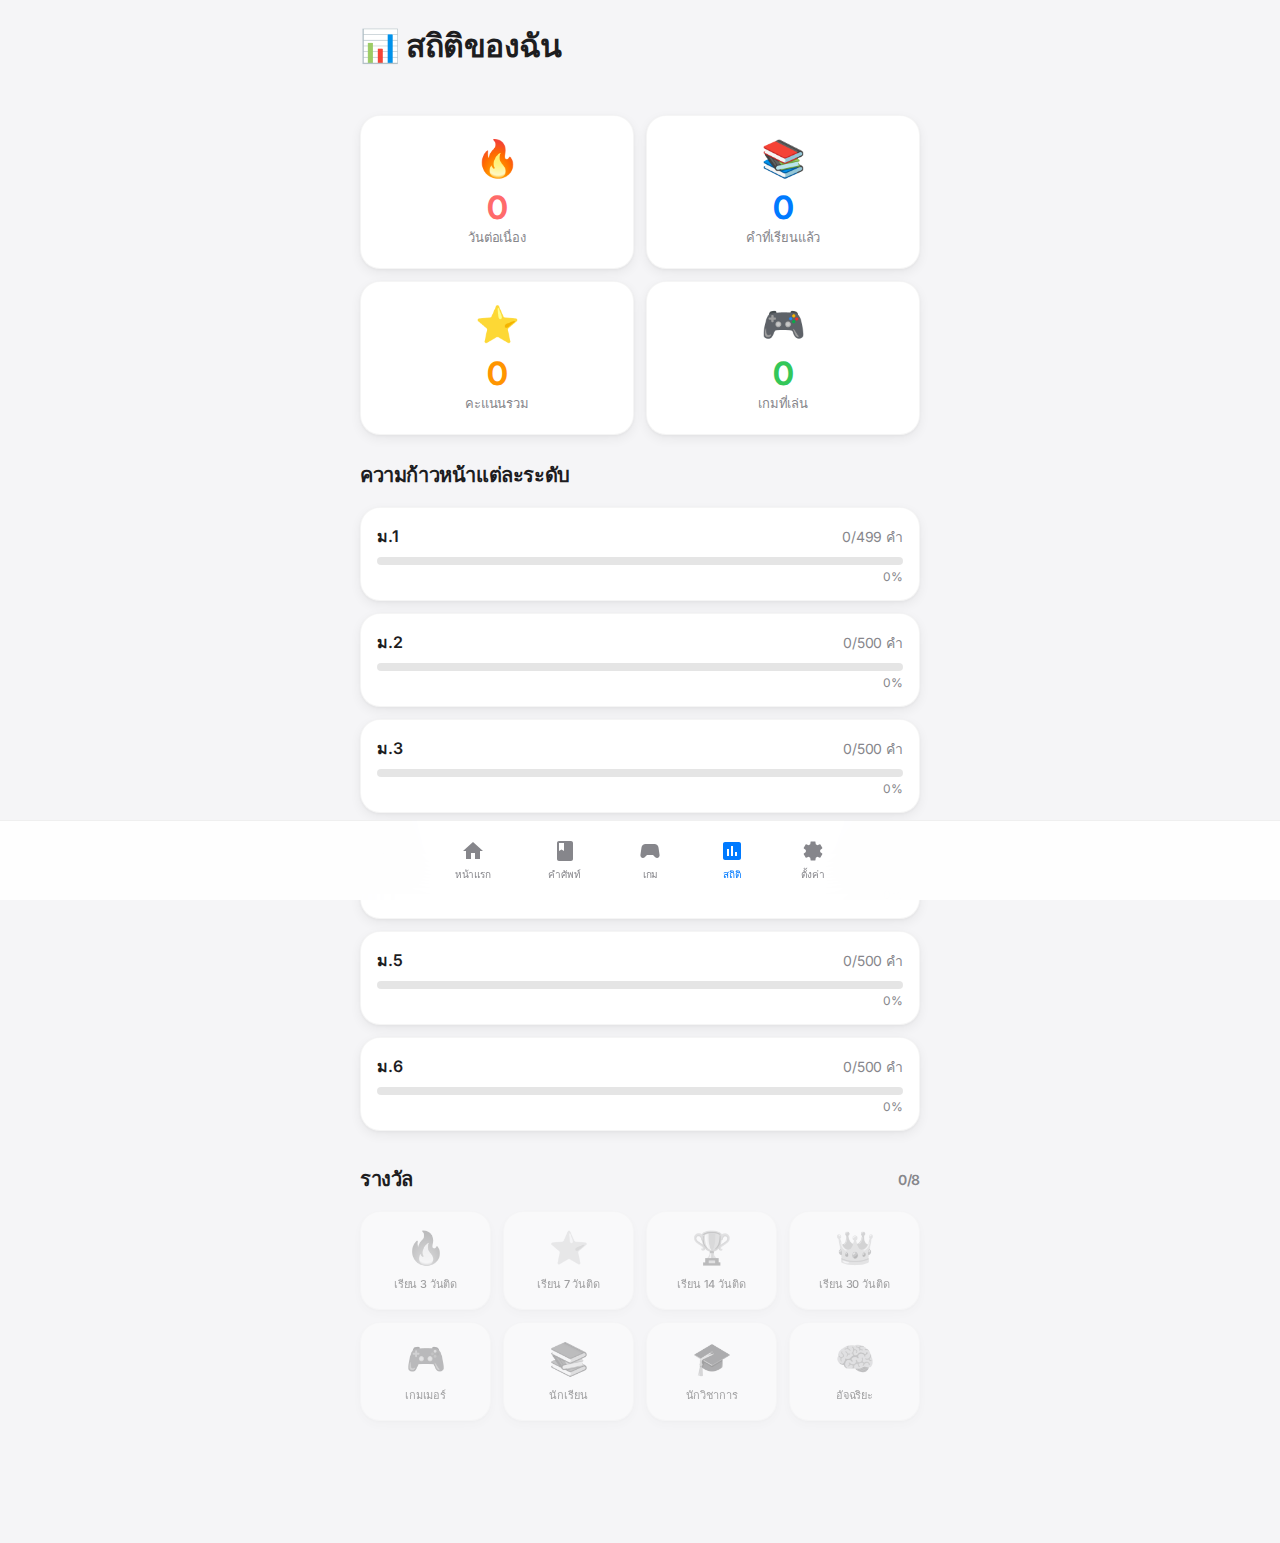
<file: pages/stats.html>
<!DOCTYPE html>
<html lang="th">

<head>
    <meta charset="UTF-8">
    <meta name="viewport" content="width=device-width, initial-scale=1.0">
    <title>สถิติ - MK Vocab</title>
    <link rel="preconnect" href="https://fonts.googleapis.com">
    <link rel="preconnect" href="https://fonts.gstatic.com" crossorigin>
    <link href="https://fonts.googleapis.com/css2?family=Inter:wght@400;500;600;700&display=swap" rel="stylesheet">
    <link rel="stylesheet" href="../css/style.css">
</head>

<body>
    <div class="container">
        <div id="app-content"></div>
    </div>

    <nav class="bottom-nav">
        <div class="bottom-nav-container">
            <a href="../index.html" class="nav-item">
                <svg viewBox="0 0 24 24" fill="currentColor">
                    <path d="M10 20v-6h4v6h5v-8h3L12 3 2 12h3v8z" />
                </svg>
                <span>หน้าแรก</span>
            </a>
            <a href="vocab-list.html" class="nav-item">
                <svg viewBox="0 0 24 24" fill="currentColor">
                    <path
                        d="M18 2H6c-1.1 0-2 .9-2 2v16c0 1.1.9 2 2 2h12c1.1 0 2-.9 2-2V4c0-1.1-.9-2-2-2zM6 4h5v8l-2.5-1.5L6 12V4z" />
                </svg>
                <span>คำศัพท์</span>
            </a>
            <a href="games.html" class="nav-item">
                <svg viewBox="0 0 24 24" fill="currentColor">
                    <path
                        d="M21.58 16.09l-1.09-7.66C20.21 6.46 18.52 5 16.53 5H7.47C5.48 5 3.79 6.46 3.51 8.43l-1.09 7.66C2.2 17.63 3.39 19 4.94 19c.68 0 1.32-.27 1.8-.75L9 16h6l2.25 2.25c.48.48 1.13.75 1.8.75 1.56 0 2.75-1.37 2.53-2.91z" />
                </svg>
                <span>เกม</span>
            </a>
            <a href="stats.html" class="nav-item active">
                <svg viewBox="0 0 24 24" fill="currentColor">
                    <path
                        d="M19 3H5c-1.1 0-2 .9-2 2v14c0 1.1.9 2 2 2h14c1.1 0 2-.9 2-2V5c0-1.1-.9-2-2-2zM9 17H7v-7h2v7zm4 0h-2V7h2v10zm4 0h-2v-4h2v4z" />
                </svg>
                <span>สถิติ</span>
            </a>
            <a href="settings.html" class="nav-item">
                <svg viewBox="0 0 24 24" fill="currentColor">
                    <path
                        d="M19.14 12.94c.04-.31.06-.63.06-.94 0-.31-.02-.63-.06-.94l2.03-1.58c.18-.14.23-.41.12-.61l-1.92-3.32c-.12-.22-.37-.29-.59-.22l-2.39.96c-.5-.38-1.03-.7-1.62-.94l-.36-2.54c-.04-.24-.24-.41-.48-.41h-3.84c-.24 0-.43.17-.47.41l-.36 2.54c-.59.24-1.13.57-1.62.94l-2.39-.96c-.22-.08-.47 0-.59.22L2.74 8.87c-.12.21-.08.47.12.61l2.03 1.58c-.04.31-.06.63-.06.94s.02.63.06.94l-2.03 1.58c-.18.14-.23.41-.12.61l1.92 3.32c.12.22.37.29.59.22l2.39-.96c.5.38 1.03.7 1.62.94l.36 2.54c.05.24.24.41.48.41h3.84c.24 0 .44-.17.47-.41l.36-2.54c.59-.24 1.13-.56 1.62-.94l2.39.96c.22.08.47 0 .59-.22l1.92-3.32c.12-.22.07-.47-.12-.61l-2.01-1.58z" />
                </svg>
                <span>ตั้งค่า</span>
            </a>
        </div>
    </nav>

    <script src="../js/storage.js"></script>
    <script>
        const Stats = {
            grades: {
                m1: { name: 'ม.1', total: 499, gradient: 'linear-gradient(135deg, #FF6B6B 0%, #FF8E53 100%)' },
                m2: { name: 'ม.2', total: 500, gradient: 'linear-gradient(135deg, #F093FB 0%, #F5576C 100%)' },
                m3: { name: 'ม.3', total: 500, gradient: 'linear-gradient(135deg, #4FACFE 0%, #00F2FE 100%)' },
                m4: { name: 'ม.4', total: 500, gradient: 'linear-gradient(135deg, #43E97B 0%, #38F9D7 100%)' },
                m5: { name: 'ม.5', total: 500, gradient: 'linear-gradient(135deg, #FA709A 0%, #FEE140 100%)' },
                m6: { name: 'ม.6', total: 500, gradient: 'linear-gradient(135deg, #667EEA 0%, #764BA2 100%)' }
            },

            achievements: {
                streak_3: { icon: '🔥', name: 'เรียน 3 วันติด', desc: 'เรียนติดต่อกัน 3 วัน' },
                streak_7: { icon: '⭐', name: 'เรียน 7 วันติด', desc: 'เรียนติดต่อกัน 7 วัน' },
                streak_14: { icon: '🏆', name: 'เรียน 14 วันติด', desc: 'เรียนติดต่อกัน 14 วัน' },
                streak_30: { icon: '👑', name: 'เรียน 30 วันติด', desc: 'เรียนติดต่อกัน 30 วัน' },
                first_game: { icon: '🎮', name: 'เกมเมอร์', desc: 'เล่นเกมครั้งแรก' },
                vocab_100: { icon: '📚', name: 'นักเรียน', desc: 'เรียนครบ 100 คำ' },
                vocab_500: { icon: '🎓', name: 'นักวิชาการ', desc: 'เรียนครบ 500 คำ' },
                vocab_1000: { icon: '🧠', name: 'อัจฉริยะ', desc: 'เรียนครบ 1,000 คำ' }
            },

            init() {
                this.render();
                this.setupDarkMode();
            },

            render() {
                const stats = Storage.getStats();
                const totalLearned = Storage.getTotalLearned();

                // Check for vocab achievements
                if (totalLearned >= 100) Storage.addAchievement('vocab_100');
                if (totalLearned >= 500) Storage.addAchievement('vocab_500');
                if (totalLearned >= 1000) Storage.addAchievement('vocab_1000');

                const updatedStats = Storage.getStats();
                const userAchievements = updatedStats.achievements || [];

                document.getElementById('app-content').innerHTML = `
                    <div class="header fade-in">
                        <h1 class="header-title">📊 สถิติของฉัน</h1>
                    </div>

                    <!-- Main Stats -->
                    <div style="display: grid; grid-template-columns: repeat(2, 1fr); gap: 12px; margin-bottom: 24px;" class="fade-in" style="animation-delay: 0.1s">
                        <div class="card" style="text-align: center;">
                            <div style="font-size: 36px; margin-bottom: 8px;">🔥</div>
                            <div style="font-size: 32px; font-weight: 700; color: #FF6B6B;">${stats.streak || 0}</div>
                            <div style="font-size: 13px; color: var(--text-secondary);">วันต่อเนื่อง</div>
                        </div>
                        <div class="card" style="text-align: center;">
                            <div style="font-size: 36px; margin-bottom: 8px;">📚</div>
                            <div style="font-size: 32px; font-weight: 700; color: var(--apple-blue);">${totalLearned}</div>
                            <div style="font-size: 13px; color: var(--text-secondary);">คำที่เรียนแล้ว</div>
                        </div>
                        <div class="card" style="text-align: center;">
                            <div style="font-size: 36px; margin-bottom: 8px;">⭐</div>
                            <div style="font-size: 32px; font-weight: 700; color: #FF9500;">${stats.totalScore || 0}</div>
                            <div style="font-size: 13px; color: var(--text-secondary);">คะแนนรวม</div>
                        </div>
                        <div class="card" style="text-align: center;">
                            <div style="font-size: 36px; margin-bottom: 8px;">🎮</div>
                            <div style="font-size: 32px; font-weight: 700; color: #34C759;">${stats.gamesPlayed || 0}</div>
                            <div style="font-size: 13px; color: var(--text-secondary);">เกมที่เล่น</div>
                        </div>
                    </div>

                    <!-- Progress by Grade -->
                    <div class="section fade-in" style="animation-delay: 0.2s">
                        <h2 class="section-title">ความก้าวหน้าแต่ละระดับ</h2>
                        ${Object.entries(this.grades).map(([grade, info]) => {
                    const learned = Storage.getLearned(grade).length;
                    const progress = Math.round((learned / info.total) * 100);
                    return `
                                <div class="card" style="margin-bottom: 12px; padding: 16px;">
                                    <div style="display: flex; justify-content: space-between; align-items: center; margin-bottom: 8px;">
                                        <span style="font-weight: 600;">${info.name}</span>
                                        <span style="font-size: 14px; color: var(--text-secondary);">${learned}/${info.total} คำ</span>
                                    </div>
                                    <div style="height: 8px; background: rgba(0,0,0,0.1); border-radius: 4px; overflow: hidden;">
                                        <div style="height: 100%; width: ${progress}%; background: ${info.gradient}; border-radius: 4px; transition: width 0.5s ease;"></div>
                                    </div>
                                    <div style="text-align: right; font-size: 12px; color: var(--text-secondary); margin-top: 4px;">${progress}%</div>
                                </div>
                            `;
                }).join('')}
                    </div>

                    <!-- Achievements -->
                    <div class="section fade-in" style="animation-delay: 0.3s">
                        <h2 class="section-title">
                            รางวัล
                            <span style="font-size: 14px; color: var(--text-secondary);">${userAchievements.length}/${Object.keys(this.achievements).length}</span>
                        </h2>
                        <div style="display: grid; grid-template-columns: repeat(4, 1fr); gap: 12px;">
                            ${Object.entries(this.achievements).map(([id, ach]) => {
                    const unlocked = userAchievements.includes(id);
                    return `
                                    <div class="card" style="text-align: center; padding: 16px 8px; ${!unlocked ? 'opacity: 0.4; filter: grayscale(1);' : ''}">
                                        <div style="font-size: 32px; margin-bottom: 8px;">${ach.icon}</div>
                                        <div style="font-size: 11px; font-weight: 500;">${ach.name}</div>
                                    </div>
                                `;
                }).join('')}
                        </div>
                    </div>
                `;
            },

            setupDarkMode() {
                const settings = Storage.getSettings();
                if (settings.darkMode) {
                    document.body.classList.add('dark');
                }
            }
        };

        document.addEventListener('DOMContentLoaded', () => Stats.init());
    </script>
</body>

</html>
</file>
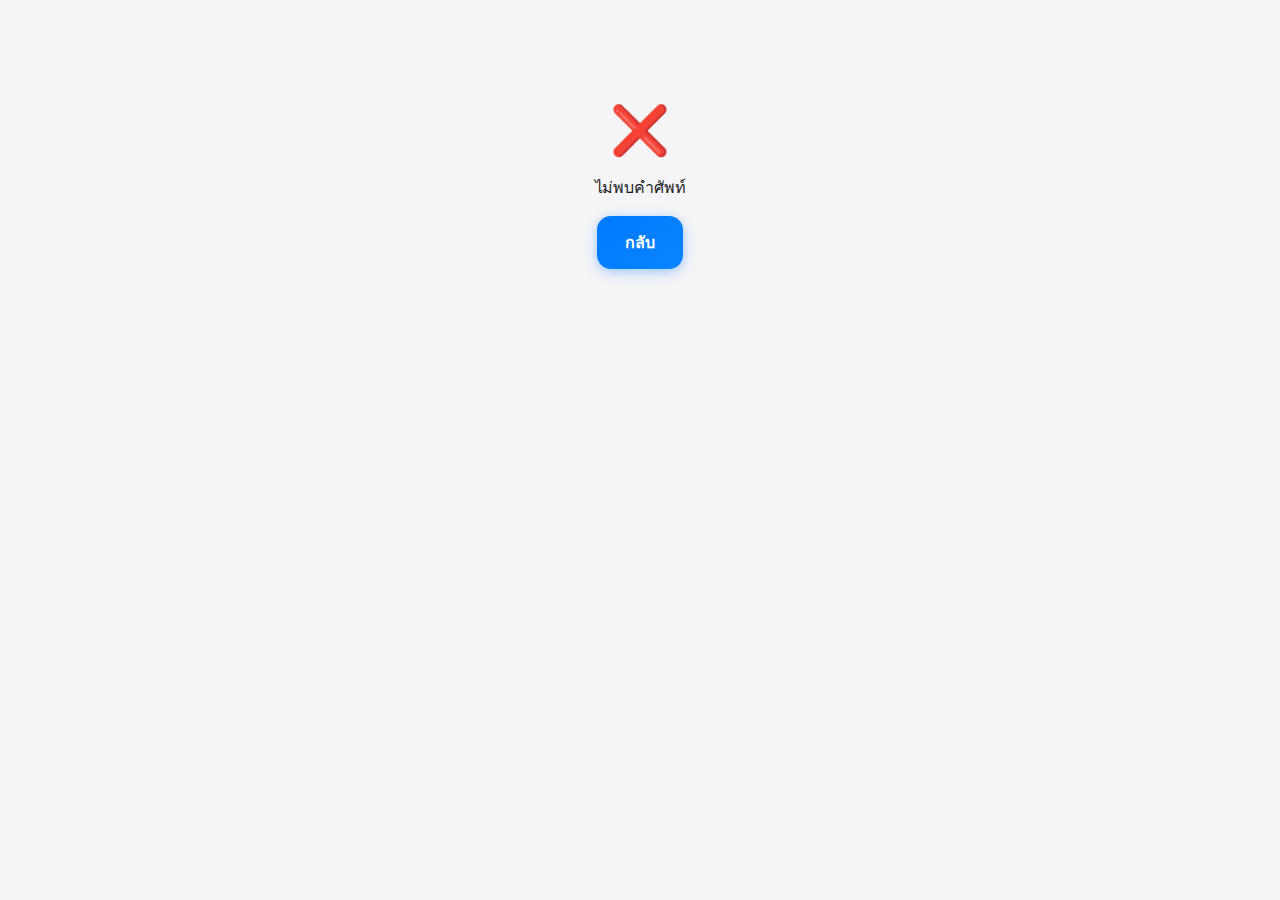
<file: pages/vocab-detail.html>
<!DOCTYPE html>
<html lang="th">

<head>
    <meta charset="UTF-8">
    <meta name="viewport" content="width=device-width, initial-scale=1.0">
    <title>รายละเอียดคำศัพท์ - MK Vocab</title>
    <link rel="preconnect" href="https://fonts.googleapis.com">
    <link rel="preconnect" href="https://fonts.gstatic.com" crossorigin>
    <link href="https://fonts.googleapis.com/css2?family=Inter:wght@400;500;600;700&display=swap" rel="stylesheet">
    <link rel="stylesheet" href="../css/style.css">
</head>

<body>
    <div class="container">
        <div id="app-content">
            <div style="text-align: center; padding: 100px 20px;">
                <div style="font-size: 48px; margin-bottom: 16px;">📚</div>
                <div style="color: var(--text-secondary);">กำลังโหลด...</div>
            </div>
        </div>
    </div>

    <script src="../js/storage.js"></script>
    <script src="../js/speech.js"></script>
    <script>
        const VocabDetail = {
            grade: 'm1',
            wordId: null,
            word: null,
            allWords: [],

            async init() {
                const params = new URLSearchParams(window.location.search);
                this.grade = params.get('grade') || 'm1';
                this.wordId = parseInt(params.get('id'));

                await this.loadData();
                this.render();
                this.setupDarkMode();
            },

            async loadData() {
                try {
                    const response = await fetch(`../data/${this.grade}.json`);
                    const data = await response.json();
                    this.allWords = data.words || [];
                    this.word = this.allWords.find(w => w.id === this.wordId);
                } catch (error) {
                    console.error('Error loading vocab data:', error);
                }
            },

            render() {
                if (!this.word) {
                    document.getElementById('app-content').innerHTML = `
                        <div style="text-align: center; padding: 100px 20px;">
                            <div style="font-size: 48px; margin-bottom: 16px;">❌</div>
                            <div>ไม่พบคำศัพท์</div>
                            <a href="vocab-list.html?grade=${this.grade}" class="btn btn-primary mt-4">กลับ</a>
                        </div>
                    `;
                    return;
                }

                const isLearned = Storage.isLearned(this.grade, this.word.id);
                const isFavorite = Storage.isFavorite(this.grade, this.word.id);
                const currentIndex = this.allWords.findIndex(w => w.id === this.wordId);
                const prevWord = currentIndex > 0 ? this.allWords[currentIndex - 1] : null;
                const nextWord = currentIndex < this.allWords.length - 1 ? this.allWords[currentIndex + 1] : null;

                document.getElementById('app-content').innerHTML = `
                    <div class="header fade-in">
                        <div style="display: flex; align-items: center; justify-content: space-between; margin-bottom: 16px;">
                            <a href="vocab-list.html?grade=${this.grade}" style="color: var(--apple-blue); text-decoration: none; font-size: 14px; display: inline-flex; align-items: center; gap: 4px;">
                                <svg width="16" height="16" viewBox="0 0 24 24" fill="currentColor">
                                    <path d="M20 11H7.83l5.59-5.59L12 4l-8 8 8 8 1.41-1.41L7.83 13H20v-2z"/>
                                </svg>
                                กลับ
                            </a>
                            <button onclick="VocabDetail.toggleFavorite()" style="background: none; border: none; cursor: pointer; font-size: 24px; padding: 8px;">
                                ${isFavorite ? '⭐' : '☆'}
                            </button>
                        </div>
                    </div>

                    <div class="card fade-in" style="text-align: center; padding: 40px 24px; animation-delay: 0.1s;">
                        <div style="font-size: 42px; font-weight: 700; margin-bottom: 8px; color: var(--text-primary);">
                            ${this.word.word}
                        </div>
                        <div style="display: flex; align-items: center; justify-content: center; gap: 8px; margin-bottom: 24px;">
                            <span class="cefr-badge cefr-${this.word.cefr.toLowerCase()}">${this.word.cefr}</span>
                            <span style="color: var(--text-secondary); font-size: 14px;">${this.word.partOfSpeech}</span>
                        </div>
                        
                        <button onclick="VocabDetail.speak()" class="audio-btn pulse" style="margin: 0 auto 24px;">
                            <svg width="28" height="28" viewBox="0 0 24 24" fill="currentColor">
                                <path d="M3 9v6h4l5 5V4L7 9H3zm13.5 3c0-1.77-1.02-3.29-2.5-4.03v8.05c1.48-.73 2.5-2.25 2.5-4.02zM14 3.23v2.06c2.89.86 5 3.54 5 6.71s-2.11 5.85-5 6.71v2.06c4.01-.91 7-4.49 7-8.77s-2.99-7.86-7-8.77z"/>
                            </svg>
                        </button>

                        <div style="font-size: 28px; color: var(--text-primary); margin-bottom: 8px;">
                            ${this.word.thai}
                        </div>
                    </div>

                    ${this.word.synonyms ? `
                        <div class="card fade-in" style="margin-top: 16px; animation-delay: 0.2s;">
                            <div style="font-size: 14px; color: var(--text-secondary); margin-bottom: 8px;">คำที่มีความหมายคล้ายกัน</div>
                            <div style="display: flex; flex-wrap: wrap; gap: 8px;">
                                ${this.word.synonyms.split(',').map(s => `
                                    <span style="background: rgba(0,122,255,0.1); color: var(--apple-blue); padding: 6px 12px; border-radius: 8px; font-size: 14px;">
                                        ${s.trim()}
                                    </span>
                                `).join('')}
                            </div>
                        </div>
                    ` : ''}

                    <div class="fade-in" style="margin-top: 24px; animation-delay: 0.3s;">
                        <button onclick="VocabDetail.toggleLearned()" class="btn ${isLearned ? 'btn-secondary' : 'btn-primary'}" style="width: 100%;">
                            ${isLearned ? '✓ เรียนรู้แล้ว' : 'ฉันรู้คำนี้แล้ว'}
                        </button>
                    </div>

                    <div class="fade-in" style="display: flex; gap: 12px; margin-top: 16px; animation-delay: 0.35s;">
                        ${prevWord ? `
                            <a href="?grade=${this.grade}&id=${prevWord.id}" class="btn btn-secondary" style="flex: 1;">
                                ← ก่อนหน้า
                            </a>
                        ` : '<div style="flex: 1;"></div>'}
                        ${nextWord ? `
                            <a href="?grade=${this.grade}&id=${nextWord.id}" class="btn btn-secondary" style="flex: 1;">
                                ถัดไป →
                            </a>
                        ` : '<div style="flex: 1;"></div>'}
                    </div>
                `;
            },

            speak() {
                Speech.speak(this.word.word);
            },

            toggleLearned() {
                const isLearned = Storage.isLearned(this.grade, this.word.id);
                if (isLearned) {
                    Storage.unmarkAsLearned(this.grade, this.word.id);
                } else {
                    Storage.markAsLearned(this.grade, this.word.id);
                    Storage.updateStreak();
                }
                this.render();
            },

            toggleFavorite() {
                Storage.toggleFavorite(this.grade, this.word.id);
                this.render();
            },

            setupDarkMode() {
                const settings = Storage.getSettings();
                if (settings.darkMode) {
                    document.body.classList.add('dark');
                }
            }
        };

        document.addEventListener('DOMContentLoaded', () => {
            VocabDetail.init();
        });
    </script>
</body>

</html>
</file>
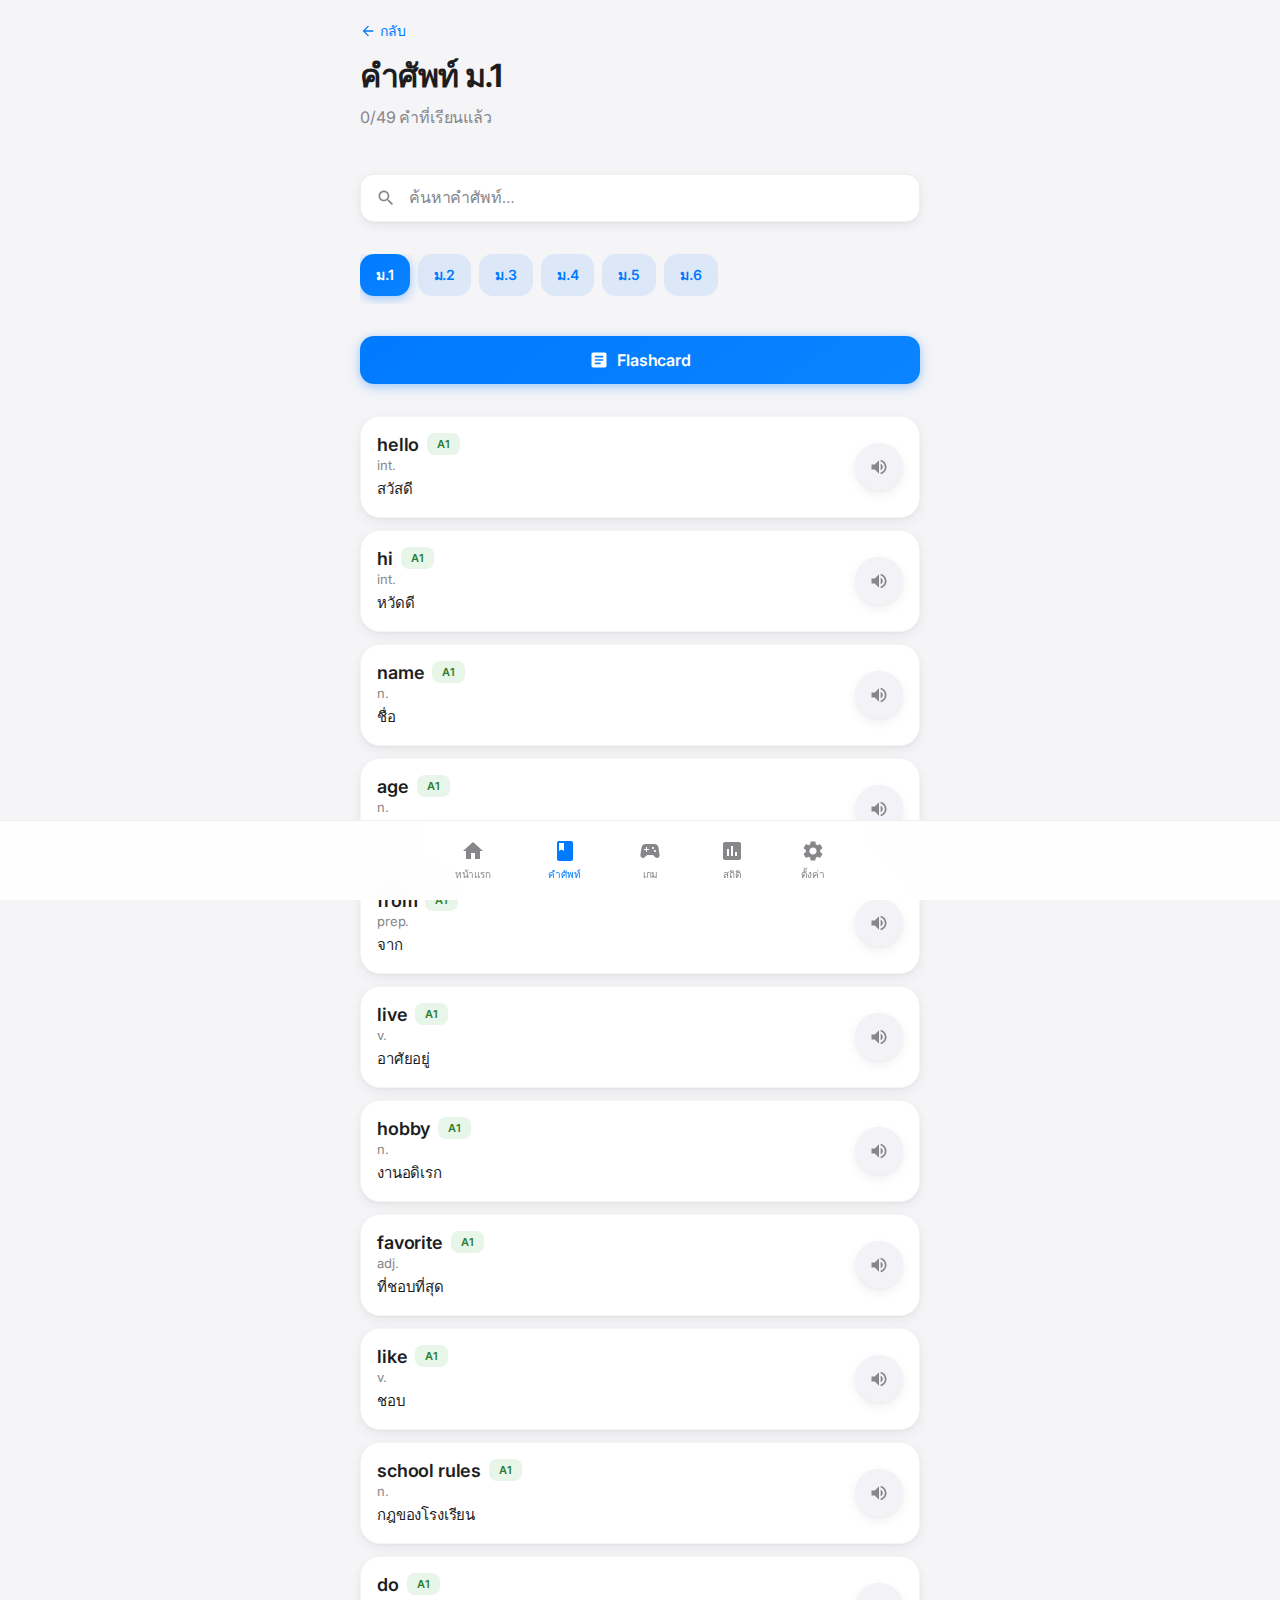
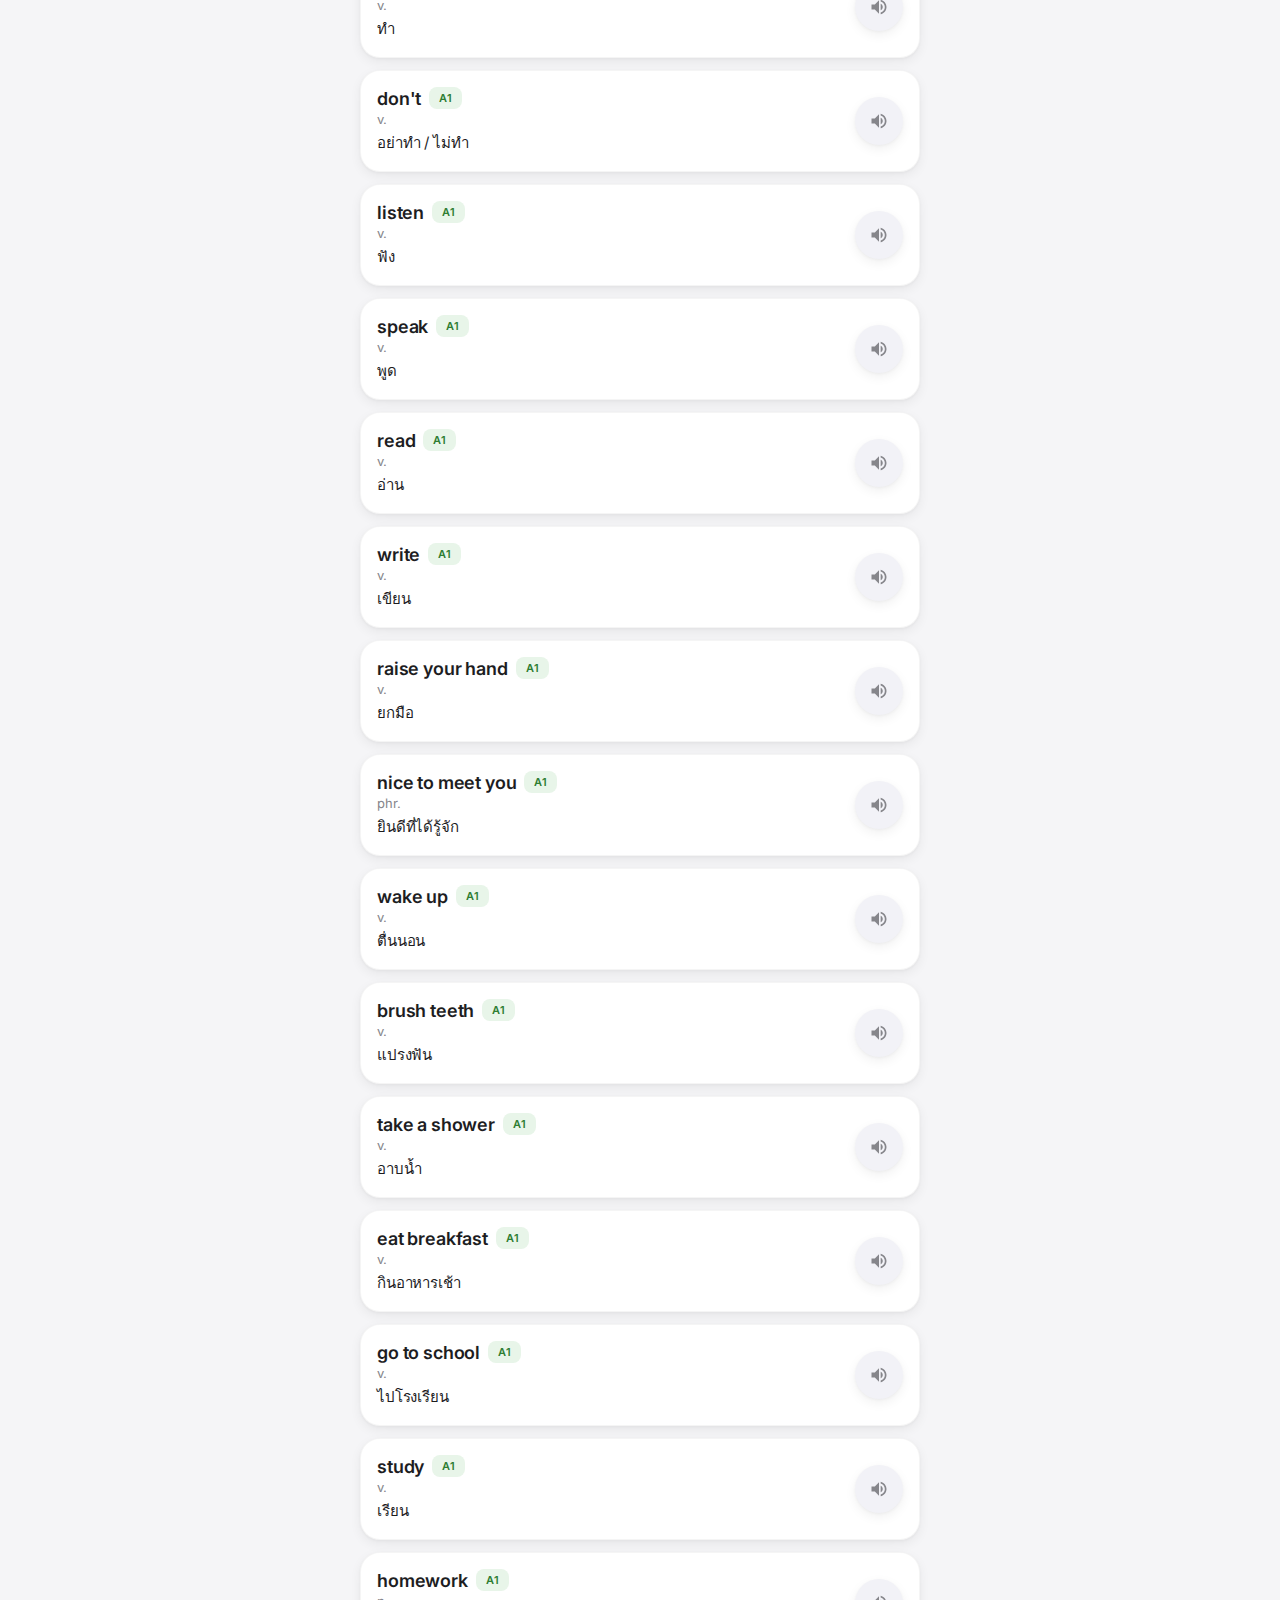
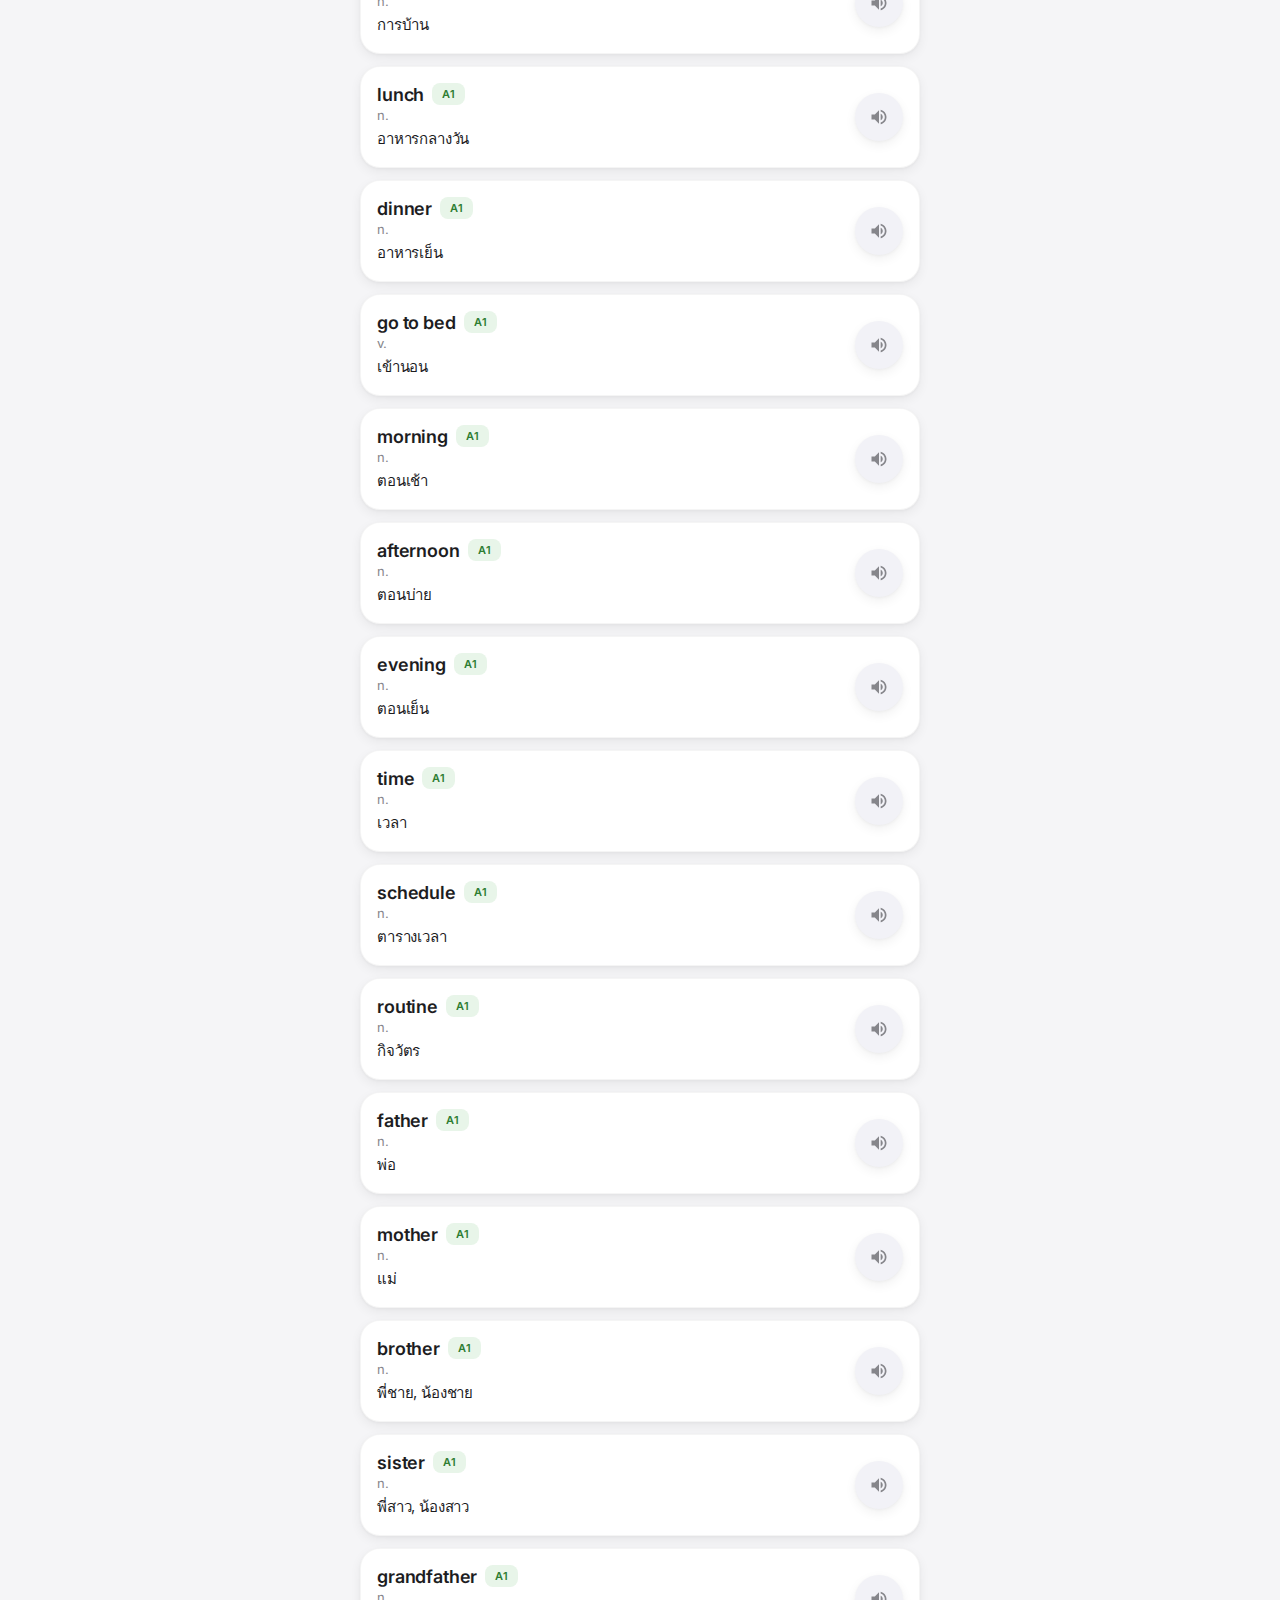
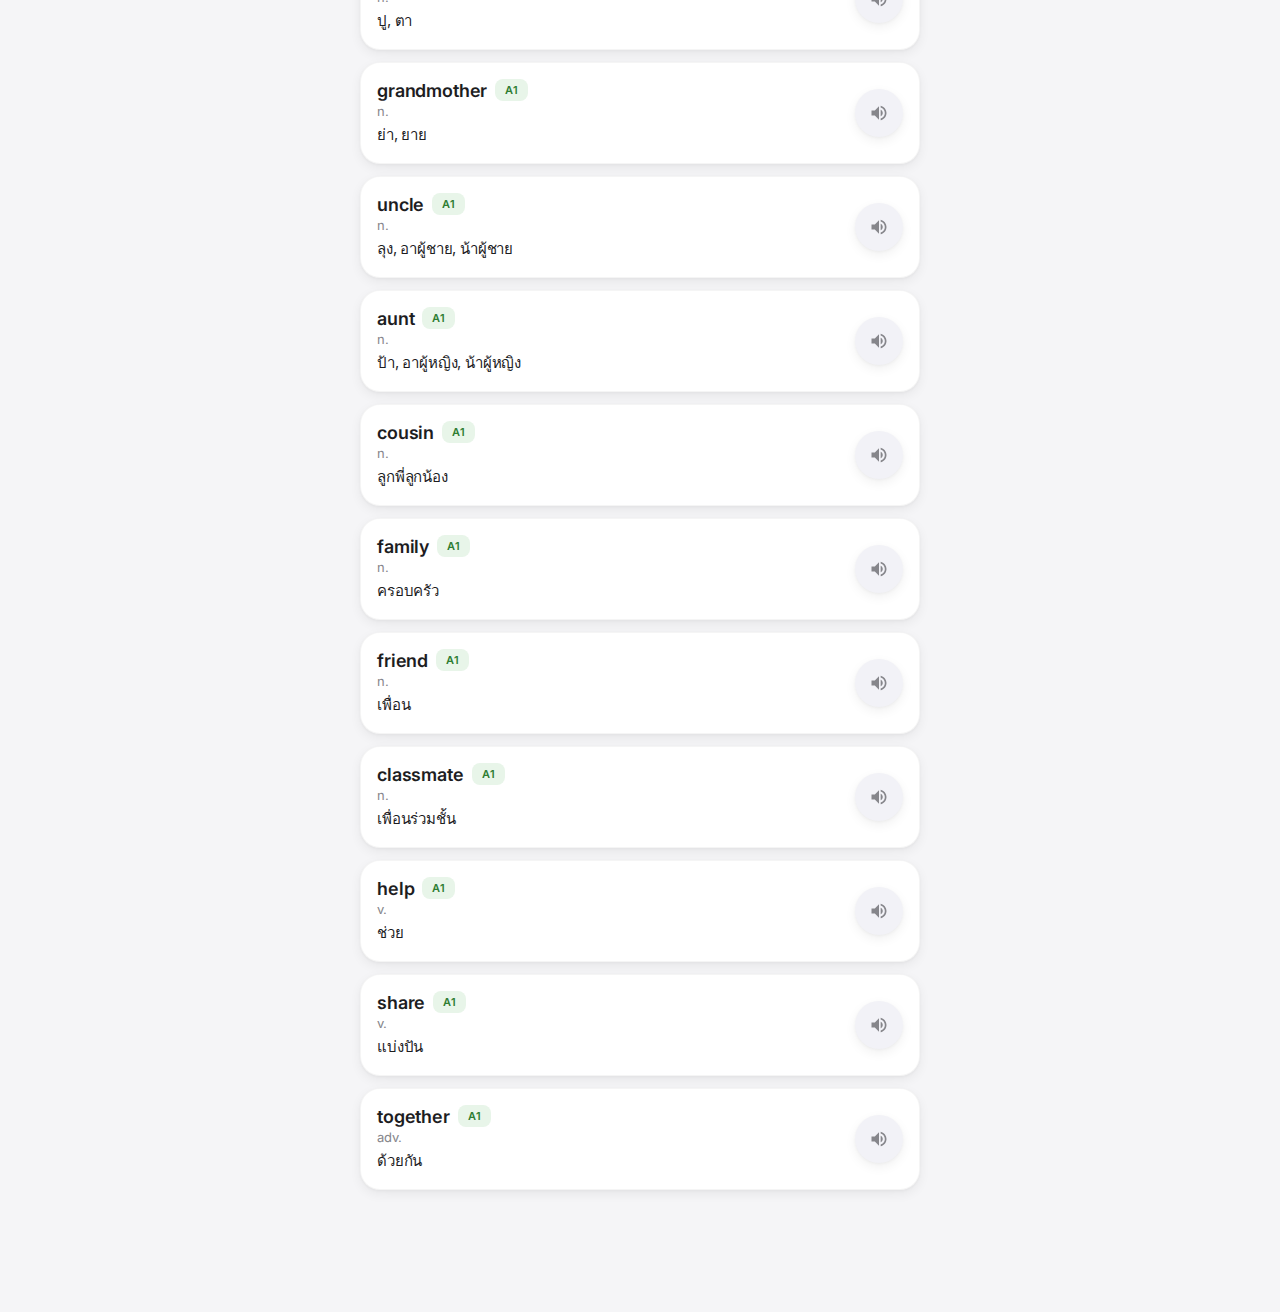
<file: pages/vocab-list.html>
<!DOCTYPE html>
<html lang="th">

<head>
    <meta charset="UTF-8">
    <meta name="viewport" content="width=device-width, initial-scale=1.0, maximum-scale=1.0, user-scalable=no">
    <meta name="theme-color" content="#F5F5F7">
    <title>รายการคำศัพท์ - MK Vocab</title>

    <link rel="preconnect" href="https://fonts.googleapis.com">
    <link rel="preconnect" href="https://fonts.gstatic.com" crossorigin>
    <link href="https://fonts.googleapis.com/css2?family=Inter:wght@400;500;600;700&display=swap" rel="stylesheet">
    <link rel="stylesheet" href="../css/style.css">
</head>

<body>
    <div class="container">
        <div id="app-content">
            <div style="text-align: center; padding: 100px 20px;">
                <div style="font-size: 48px; margin-bottom: 16px;">📚</div>
                <div style="color: var(--text-secondary);">กำลังโหลด...</div>
            </div>
        </div>
    </div>

    <!-- Bottom Navigation -->
    <nav class="bottom-nav">
        <div class="bottom-nav-container">
            <a href="../index.html" class="nav-item">
                <svg viewBox="0 0 24 24" fill="currentColor">
                    <path d="M10 20v-6h4v6h5v-8h3L12 3 2 12h3v8z" />
                </svg>
                <span>หน้าแรก</span>
            </a>
            <a href="vocab-list.html" class="nav-item active">
                <svg viewBox="0 0 24 24" fill="currentColor">
                    <path
                        d="M18 2H6c-1.1 0-2 .9-2 2v16c0 1.1.9 2 2 2h12c1.1 0 2-.9 2-2V4c0-1.1-.9-2-2-2zM6 4h5v8l-2.5-1.5L6 12V4z" />
                </svg>
                <span>คำศัพท์</span>
            </a>
            <a href="games.html" class="nav-item">
                <svg viewBox="0 0 24 24" fill="currentColor">
                    <path
                        d="M21.58 16.09l-1.09-7.66C20.21 6.46 18.52 5 16.53 5H7.47C5.48 5 3.79 6.46 3.51 8.43l-1.09 7.66C2.2 17.63 3.39 19 4.94 19c.68 0 1.32-.27 1.8-.75L9 16h6l2.25 2.25c.48.48 1.13.75 1.8.75 1.56 0 2.75-1.37 2.53-2.91zM11 11H9v2H8v-2H6v-1h2V8h1v2h2v1zm4-1c-.55 0-1-.45-1-1s.45-1 1-1 1 .45 1 1-.45 1-1 1zm2 3c-.55 0-1-.45-1-1s.45-1 1-1 1 .45 1 1-.45 1-1 1z" />
                </svg>
                <span>เกม</span>
            </a>
            <a href="stats.html" class="nav-item">
                <svg viewBox="0 0 24 24" fill="currentColor">
                    <path
                        d="M19 3H5c-1.1 0-2 .9-2 2v14c0 1.1.9 2 2 2h14c1.1 0 2-.9 2-2V5c0-1.1-.9-2-2-2zM9 17H7v-7h2v7zm4 0h-2V7h2v10zm4 0h-2v-4h2v4z" />
                </svg>
                <span>สถิติ</span>
            </a>
            <a href="settings.html" class="nav-item">
                <svg viewBox="0 0 24 24" fill="currentColor">
                    <path
                        d="M19.14 12.94c.04-.31.06-.63.06-.94 0-.31-.02-.63-.06-.94l2.03-1.58c.18-.14.23-.41.12-.61l-1.92-3.32c-.12-.22-.37-.29-.59-.22l-2.39.96c-.5-.38-1.03-.7-1.62-.94l-.36-2.54c-.04-.24-.24-.41-.48-.41h-3.84c-.24 0-.43.17-.47.41l-.36 2.54c-.59.24-1.13.57-1.62.94l-2.39-.96c-.22-.08-.47 0-.59.22L2.74 8.87c-.12.21-.08.47.12.61l2.03 1.58c-.04.31-.06.63-.06.94s.02.63.06.94l-2.03 1.58c-.18.14-.23.41-.12.61l1.92 3.32c.12.22.37.29.59.22l2.39-.96c.5.38 1.03.7 1.62.94l.36 2.54c.05.24.24.41.48.41h3.84c.24 0 .44-.17.47-.41l.36-2.54c.59-.24 1.13-.56 1.62-.94l2.39.96c.22.08.47 0 .59-.22l1.92-3.32c.12-.22.07-.47-.12-.61l-2.01-1.58zM12 15.6c-1.98 0-3.6-1.62-3.6-3.6s1.62-3.6 3.6-3.6 3.6 1.62 3.6 3.6-1.62 3.6-3.6 3.6z" />
                </svg>
                <span>ตั้งค่า</span>
            </a>
        </div>
    </nav>

    <script src="../js/storage.js"></script>
    <script src="../js/speech.js"></script>
    <script>
        // Vocab List Page
        const VocabList = {
            grade: 'm1',
            words: [],
            filteredWords: [],

            grades: {
                m1: { name: 'ม.1', color: 'grade-m1' },
                m2: { name: 'ม.2', color: 'grade-m2' },
                m3: { name: 'ม.3', color: 'grade-m3' },
                m4: { name: 'ม.4', color: 'grade-m4' },
                m5: { name: 'ม.5', color: 'grade-m5' },
                m6: { name: 'ม.6', color: 'grade-m6' }
            },

            async init() {
                // Get grade from URL
                const params = new URLSearchParams(window.location.search);
                this.grade = params.get('grade') || 'm1';

                // Load data
                await this.loadData();
                this.render();
                this.setupSearch();
                this.setupDarkMode();
            },

            async loadData() {
                try {
                    const response = await fetch(`../data/${this.grade}.json`);
                    const data = await response.json();
                    this.words = data.words || [];
                    this.filteredWords = [...this.words];
                } catch (error) {
                    console.error('Error loading vocab data:', error);
                    this.words = [];
                    this.filteredWords = [];
                }
            },

            render() {
                const gradeInfo = this.grades[this.grade];
                const learnedCount = Storage.getLearned(this.grade).length;

                let html = `
                    <div class="header fade-in">
                        <a href="../index.html" style="color: var(--apple-blue); text-decoration: none; font-size: 14px; display: inline-flex; align-items: center; gap: 4px; margin-bottom: 8px;">
                            <svg width="16" height="16" viewBox="0 0 24 24" fill="currentColor">
                                <path d="M20 11H7.83l5.59-5.59L12 4l-8 8 8 8 1.41-1.41L7.83 13H20v-2z"/>
                            </svg>
                            กลับ
                        </a>
                        <h1 class="header-title">คำศัพท์ ${gradeInfo.name}</h1>
                        <p class="header-subtitle">${learnedCount}/${this.words.length} คำที่เรียนแล้ว</p>
                    </div>

                    <div class="section fade-in" style="animation-delay: 0.1s">
                        <div class="search-wrapper">
                            <svg viewBox="0 0 24 24" fill="currentColor">
                                <path d="M15.5 14h-.79l-.28-.27C15.41 12.59 16 11.11 16 9.5 16 5.91 13.09 3 9.5 3S3 5.91 3 9.5 5.91 16 9.5 16c1.61 0 3.09-.59 4.23-1.57l.27.28v.79l5 4.99L20.49 19l-4.99-5zm-6 0C7.01 14 5 11.99 5 9.5S7.01 5 9.5 5 14 7.01 14 9.5 11.99 14 9.5 14z"/>
                            </svg>
                            <input type="text" id="search-input" class="search-input" placeholder="ค้นหาคำศัพท์...">
                        </div>
                    </div>

                    <!-- Grade Tabs -->
                    <div class="section fade-in" style="animation-delay: 0.15s">
                        <div style="display: flex; gap: 8px; overflow-x: auto; padding-bottom: 8px;">
                            ${Object.entries(this.grades).map(([key, info]) => `
                                <a href="?grade=${key}" class="btn ${key === this.grade ? 'btn-primary' : 'btn-secondary'}" style="white-space: nowrap; padding: 10px 16px; font-size: 14px;">
                                    ${info.name}
                                </a>
                            `).join('')}
                        </div>
                    </div>

                    <div class="section fade-in" style="animation-delay: 0.2s">
                        <div style="display: flex; gap: 8px; margin-bottom: 16px;">
                            <a href="flashcard.html?grade=${this.grade}" class="btn btn-primary" style="flex: 1;">
                                <svg width="20" height="20" viewBox="0 0 24 24" fill="currentColor">
                                    <path d="M19 3H5c-1.1 0-2 .9-2 2v14c0 1.1.9 2 2 2h14c1.1 0 2-.9 2-2V5c0-1.1-.9-2-2-2zm-5 14H7v-2h7v2zm3-4H7v-2h10v2zm0-4H7V7h10v2z"/>
                                </svg>
                                Flashcard
                            </a>
                        </div>
                    </div>

                    <div class="section" id="vocab-list">
                        ${this.renderVocabItems()}
                    </div>
                `;

                document.getElementById('app-content').innerHTML = html;
            },

            renderVocabItems() {
                if (this.filteredWords.length === 0) {
                    return `
                        <div style="text-align: center; padding: 40px 20px; color: var(--text-secondary);">
                            <div style="font-size: 48px; margin-bottom: 16px;">🔍</div>
                            <div>ไม่พบคำศัพท์</div>
                        </div>
                    `;
                }

                return this.filteredWords.map((word, index) => {
                    const isLearned = Storage.isLearned(this.grade, word.id);
                    const isFavorite = Storage.isFavorite(this.grade, word.id);

                    return `
                        <div class="vocab-item fade-in" style="animation-delay: ${0.02 * Math.min(index, 20)}s" onclick="VocabList.goToDetail(${word.id})">
                            <div style="flex: 1;">
                                <div style="display: flex; align-items: center; gap: 8px;">
                                    <span style="font-size: 18px; font-weight: 600;">${word.word}</span>
                                    <span class="cefr-badge cefr-${word.cefr.toLowerCase()}">${word.cefr}</span>
                                    ${isLearned ? '<span style="color: var(--apple-green);">✓</span>' : ''}
                                </div>
                                <div style="font-size: 13px; color: var(--text-secondary); margin-top: 2px;">${word.partOfSpeech}</div>
                                <div style="font-size: 15px; margin-top: 4px;">${word.thai}</div>
                            </div>
                            <button class="btn btn-icon btn-secondary" onclick="event.stopPropagation(); VocabList.speak('${word.word.replace(/'/g, "\\'")}')">
                                <svg width="20" height="20" viewBox="0 0 24 24" fill="currentColor">
                                    <path d="M3 9v6h4l5 5V4L7 9H3zm13.5 3c0-1.77-1.02-3.29-2.5-4.03v8.05c1.48-.73 2.5-2.25 2.5-4.02zM14 3.23v2.06c2.89.86 5 3.54 5 6.71s-2.11 5.85-5 6.71v2.06c4.01-.91 7-4.49 7-8.77s-2.99-7.86-7-8.77z"/>
                                </svg>
                            </button>
                        </div>
                    `;
                }).join('');
            },

            setupSearch() {
                const input = document.getElementById('search-input');
                if (input) {
                    input.addEventListener('input', (e) => {
                        const query = e.target.value.toLowerCase().trim();
                        if (query === '') {
                            this.filteredWords = [...this.words];
                        } else {
                            this.filteredWords = this.words.filter(w =>
                                w.word.toLowerCase().includes(query) ||
                                w.thai.includes(query)
                            );
                        }
                        document.getElementById('vocab-list').innerHTML = this.renderVocabItems();
                    });
                }
            },

            speak(word) {
                Speech.speak(word);
            },

            goToDetail(wordId) {
                window.location.href = `vocab-detail.html?grade=${this.grade}&id=${wordId}`;
            },

            setupDarkMode() {
                const settings = Storage.getSettings();
                if (settings.darkMode) {
                    document.body.classList.add('dark');
                }
            }
        };

        document.addEventListener('DOMContentLoaded', () => {
            VocabList.init();
        });
    </script>
</body>

</html>
</file>
<file: css/style.css>
/* MK Vocab - Apple-style CSS with Inter font and refined shadows */

/* CSS Variables - Apple Color Palette */
:root {
    /* Primary Colors */
    --apple-blue: #007AFF;
    --apple-green: #34C759;
    --apple-orange: #FF9500;
    --apple-red: #FF3B30;
    --apple-purple: #AF52DE;
    --apple-pink: #FF2D55;
    --apple-teal: #5AC8FA;
    --apple-indigo: #5856D6;

    /* Grade Colors - Vibrant Gradients */
    --grade-m1: linear-gradient(135deg, #FF6B6B 0%, #FF8E53 100%);
    --grade-m2: linear-gradient(135deg, #F093FB 0%, #F5576C 100%);
    --grade-m3: linear-gradient(135deg, #4FACFE 0%, #00F2FE 100%);
    --grade-m4: linear-gradient(135deg, #43E97B 0%, #38F9D7 100%);
    --grade-m5: linear-gradient(135deg, #FA709A 0%, #FEE140 100%);
    --grade-m6: linear-gradient(135deg, #667EEA 0%, #764BA2 100%);

    /* Backgrounds */
    --bg-primary: #F5F5F7;
    --bg-secondary: #FFFFFF;
    --bg-tertiary: #F2F2F7;
    --bg-dark: #1C1C1E;
    --bg-dark-secondary: #2C2C2E;

    /* Text */
    --text-primary: #1D1D1F;
    --text-secondary: #86868B;
    --text-light: #FFFFFF;

    /* Shadows - Apple-style multi-layer */
    --shadow-sm:
        0 1px 3px rgba(0, 0, 0, 0.04),
        0 4px 12px rgba(0, 0, 0, 0.06);
    --shadow-md:
        0 2px 8px rgba(0, 0, 0, 0.04),
        0 8px 24px rgba(0, 0, 0, 0.08);
    --shadow-lg:
        0 4px 12px rgba(0, 0, 0, 0.05),
        0 16px 48px rgba(0, 0, 0, 0.1);
    --shadow-button:
        0 2px 8px rgba(0, 122, 255, 0.25),
        0 4px 16px rgba(0, 122, 255, 0.15);

    /* Transitions */
    --transition-fast: 0.15s ease;
    --transition-normal: 0.3s cubic-bezier(0.4, 0, 0.2, 1);
    --transition-slow: 0.5s cubic-bezier(0.4, 0, 0.2, 1);

    /* Border Radius */
    --radius-sm: 10px;
    --radius-md: 14px;
    --radius-lg: 20px;
    --radius-xl: 28px;
}

/* Dark Mode */
.dark {
    --bg-primary: #000000;
    --bg-secondary: #1C1C1E;
    --bg-tertiary: #2C2C2E;
    --text-primary: #FFFFFF;
    --text-secondary: #98989D;
}

/* Base Styles */
* {
    margin: 0;
    padding: 0;
    box-sizing: border-box;
}

body {
    font-family: 'Inter', -apple-system, BlinkMacSystemFont, 'Segoe UI', Roboto, sans-serif;
    background: var(--bg-primary);
    color: var(--text-primary);
    min-height: 100vh;
    padding-bottom: 90px;
    transition: background var(--transition-normal), color var(--transition-normal);
    -webkit-font-smoothing: antialiased;
    -moz-osx-font-smoothing: grayscale;
    letter-spacing: -0.01em;
}

/* Container */
.container {
    max-width: 428px;
    margin: 0 auto;
    padding: 0 20px;
}

/* Cards - Refined Apple Style */
.card {
    background: var(--bg-secondary);
    border-radius: var(--radius-lg);
    padding: 20px;
    box-shadow: var(--shadow-sm);
    border: 1px solid rgba(0, 0, 0, 0.04);
    transition: transform var(--transition-fast), box-shadow var(--transition-normal);
}

.card:hover {
    transform: translateY(-2px);
    box-shadow: var(--shadow-md);
}

.card:active {
    transform: scale(0.98);
}

/* Grade Cards */
.grade-card {
    position: relative;
    border-radius: var(--radius-lg);
    padding: 24px;
    color: white;
    overflow: hidden;
    cursor: pointer;
    transition: transform var(--transition-fast), box-shadow var(--transition-normal);
    text-decoration: none;
}

.grade-card:hover {
    transform: scale(1.02) translateY(-2px);
    box-shadow: var(--shadow-lg);
}

.grade-card:active {
    transform: scale(0.98);
}

.grade-m1 {
    background: var(--grade-m1);
    box-shadow: 0 4px 20px rgba(255, 107, 107, 0.3);
}

.grade-m2 {
    background: var(--grade-m2);
    box-shadow: 0 4px 20px rgba(240, 147, 251, 0.3);
}

.grade-m3 {
    background: var(--grade-m3);
    box-shadow: 0 4px 20px rgba(79, 172, 254, 0.3);
}

.grade-m4 {
    background: var(--grade-m4);
    box-shadow: 0 4px 20px rgba(67, 233, 123, 0.3);
}

.grade-m5 {
    background: var(--grade-m5);
    box-shadow: 0 4px 20px rgba(250, 112, 154, 0.3);
}

.grade-m6 {
    background: var(--grade-m6);
    box-shadow: 0 4px 20px rgba(102, 126, 234, 0.3);
}

/* Progress Ring */
.progress-ring {
    position: relative;
    width: 48px;
    height: 48px;
}

.progress-ring svg {
    transform: rotate(-90deg);
}

.progress-ring-circle {
    fill: none;
    stroke: rgba(255, 255, 255, 0.3);
    stroke-width: 4;
}

.progress-ring-progress {
    fill: none;
    stroke: white;
    stroke-width: 4;
    stroke-linecap: round;
    transition: stroke-dashoffset var(--transition-slow);
}

.progress-ring-text {
    position: absolute;
    top: 50%;
    left: 50%;
    transform: translate(-50%, -50%);
    font-size: 12px;
    font-weight: 600;
}

/* Bottom Navigation - Glassmorphism */
.bottom-nav {
    position: fixed;
    bottom: 0;
    left: 0;
    right: 0;
    background: rgba(255, 255, 255, 0.85);
    backdrop-filter: blur(20px);
    -webkit-backdrop-filter: blur(20px);
    border-top: 1px solid rgba(0, 0, 0, 0.06);
    padding: 10px 0;
    padding-bottom: max(10px, env(safe-area-inset-bottom));
    z-index: 1000;
}

.dark .bottom-nav {
    background: rgba(28, 28, 30, 0.85);
    border-top-color: rgba(255, 255, 255, 0.08);
}

.bottom-nav-container {
    display: flex;
    justify-content: space-around;
    max-width: 428px;
    margin: 0 auto;
}

.nav-item {
    display: flex;
    flex-direction: column;
    align-items: center;
    gap: 4px;
    padding: 8px 16px;
    color: var(--text-secondary);
    text-decoration: none;
    font-size: 10px;
    font-weight: 500;
    letter-spacing: -0.01em;
    transition: color var(--transition-fast);
    cursor: pointer;
    border-radius: var(--radius-sm);
}

.nav-item:hover {
    color: var(--apple-blue);
}

.nav-item.active {
    color: var(--apple-blue);
}

.nav-item svg {
    width: 24px;
    height: 24px;
}

/* Streak Badge */
.streak-badge {
    display: inline-flex;
    align-items: center;
    gap: 6px;
    background: linear-gradient(135deg, #FF6B6B 0%, #FF8E53 100%);
    color: white;
    padding: 8px 16px;
    border-radius: 20px;
    font-weight: 600;
    font-size: 14px;
    box-shadow: 0 2px 12px rgba(255, 107, 107, 0.35);
}

.streak-badge svg {
    width: 20px;
    height: 20px;
}

/* Buttons - Apple Style */
.btn {
    display: inline-flex;
    align-items: center;
    justify-content: center;
    gap: 8px;
    padding: 14px 28px;
    border-radius: var(--radius-md);
    font-size: 16px;
    font-weight: 600;
    letter-spacing: -0.01em;
    border: none;
    cursor: pointer;
    transition: all var(--transition-fast);
    text-decoration: none;
}

.btn-primary {
    background: linear-gradient(145deg, #007AFF 0%, #0A84FF 100%);
    color: white;
    box-shadow: var(--shadow-button);
}

.btn-primary:hover {
    transform: translateY(-2px);
    box-shadow:
        0 4px 12px rgba(0, 122, 255, 0.35),
        0 8px 24px rgba(0, 122, 255, 0.2);
}

.btn-primary:active {
    transform: scale(0.96);
}

.btn-secondary {
    background: rgba(0, 122, 255, 0.1);
    color: var(--apple-blue);
}

.btn-secondary:hover {
    background: rgba(0, 122, 255, 0.15);
}

.btn-icon {
    width: 48px;
    height: 48px;
    padding: 0;
    border-radius: 50%;
    background: var(--bg-tertiary);
    color: var(--text-secondary);
    box-shadow: var(--shadow-sm);
}

.btn-icon:hover {
    background: var(--bg-secondary);
    color: var(--apple-blue);
    box-shadow: var(--shadow-md);
}

/* Audio Button */
.audio-btn {
    width: 64px;
    height: 64px;
    border-radius: 50%;
    background: linear-gradient(145deg, #007AFF 0%, #0A84FF 100%);
    color: white;
    border: none;
    cursor: pointer;
    display: flex;
    align-items: center;
    justify-content: center;
    transition: all var(--transition-fast);
    box-shadow:
        0 4px 16px rgba(0, 122, 255, 0.35),
        0 8px 32px rgba(0, 122, 255, 0.2);
}

.audio-btn:hover {
    transform: scale(1.08);
    box-shadow:
        0 6px 20px rgba(0, 122, 255, 0.4),
        0 12px 40px rgba(0, 122, 255, 0.25);
}

.audio-btn:active {
    transform: scale(0.95);
}

.audio-btn svg {
    width: 28px;
    height: 28px;
}

/* Flashcard */
.flashcard-container {
    perspective: 1000px;
    width: 100%;
    height: 300px;
}

.flashcard {
    position: relative;
    width: 100%;
    height: 100%;
    transform-style: preserve-3d;
    transition: transform 0.6s cubic-bezier(0.4, 0, 0.2, 1);
    cursor: pointer;
}

.flashcard.flipped {
    transform: rotateY(180deg);
}

.flashcard-face {
    position: absolute;
    width: 100%;
    height: 100%;
    backface-visibility: hidden;
    border-radius: var(--radius-xl);
    display: flex;
    flex-direction: column;
    align-items: center;
    justify-content: center;
    padding: 32px;
}

.flashcard-front {
    background: linear-gradient(145deg, #667EEA 0%, #764BA2 100%);
    color: white;
    box-shadow: 0 8px 32px rgba(102, 126, 234, 0.35);
}

.flashcard-back {
    background: var(--bg-secondary);
    color: var(--text-primary);
    transform: rotateY(180deg);
    box-shadow: var(--shadow-lg);
    border: 1px solid rgba(0, 0, 0, 0.04);
}

/* Search Input - Refined */
.search-input {
    width: 100%;
    padding: 14px 20px;
    padding-left: 48px;
    border-radius: var(--radius-md);
    border: 1px solid rgba(0, 0, 0, 0.06);
    background: var(--bg-secondary);
    font-size: 16px;
    font-weight: 400;
    letter-spacing: -0.01em;
    color: var(--text-primary);
    box-shadow: var(--shadow-sm);
    transition: all var(--transition-fast);
}

.search-input::placeholder {
    color: var(--text-secondary);
}

.search-input:focus {
    outline: none;
    border-color: var(--apple-blue);
    box-shadow:
        0 0 0 4px rgba(0, 122, 255, 0.15),
        var(--shadow-sm);
}

.search-wrapper {
    position: relative;
}

.search-wrapper svg {
    position: absolute;
    left: 16px;
    top: 50%;
    transform: translateY(-50%);
    width: 20px;
    height: 20px;
    color: var(--text-secondary);
}

/* Vocabulary Item - Refined */
.vocab-item {
    display: flex;
    align-items: center;
    gap: 16px;
    padding: 16px;
    background: var(--bg-secondary);
    border-radius: var(--radius-lg);
    margin-bottom: 12px;
    cursor: pointer;
    transition: all var(--transition-fast);
    border: 1px solid rgba(0, 0, 0, 0.04);
    box-shadow: var(--shadow-sm);
}

.vocab-item:hover {
    transform: translateX(4px);
    box-shadow: var(--shadow-md);
    border-color: rgba(0, 122, 255, 0.1);
}

.vocab-item:active {
    transform: scale(0.98);
}

/* Game Cards */
.game-card {
    position: relative;
    padding: 24px;
    border-radius: var(--radius-lg);
    color: white;
    overflow: hidden;
    cursor: pointer;
    transition: all var(--transition-fast);
}

.game-card:hover {
    transform: translateY(-4px);
}

.game-matching {
    background: linear-gradient(145deg, #4FACFE 0%, #00F2FE 100%);
    box-shadow: 0 4px 20px rgba(79, 172, 254, 0.35);
}

.game-spelling {
    background: linear-gradient(145deg, #43E97B 0%, #38F9D7 100%);
    box-shadow: 0 4px 20px rgba(67, 233, 123, 0.35);
}

.game-quiz {
    background: linear-gradient(145deg, #FA709A 0%, #FEE140 100%);
    box-shadow: 0 4px 20px rgba(250, 112, 154, 0.35);
}

.game-card:hover {
    box-shadow: 0 8px 32px rgba(0, 0, 0, 0.2);
}

/* CEFR Badge */
.cefr-badge {
    display: inline-flex;
    padding: 4px 10px;
    border-radius: 8px;
    font-size: 11px;
    font-weight: 600;
    letter-spacing: 0;
}

.cefr-a1 {
    background: #E8F5E9;
    color: #2E7D32;
}

.cefr-a2 {
    background: #E3F2FD;
    color: #1565C0;
}

.cefr-b1 {
    background: #FFF3E0;
    color: #E65100;
}

.cefr-b2 {
    background: #FCE4EC;
    color: #C2185B;
}

.cefr-c1 {
    background: #EDE7F6;
    color: #512DA8;
}

.cefr-c2 {
    background: #EFEBE9;
    color: #4E342E;
}

/* Animations */
@keyframes fadeIn {
    from {
        opacity: 0;
        transform: translateY(16px);
    }

    to {
        opacity: 1;
        transform: translateY(0);
    }
}

@keyframes pulse {

    0%,
    100% {
        transform: scale(1);
    }

    50% {
        transform: scale(1.05);
    }
}

@keyframes shake {

    0%,
    100% {
        transform: translateX(0);
    }

    25% {
        transform: translateX(-5px);
    }

    75% {
        transform: translateX(5px);
    }
}

.fade-in {
    animation: fadeIn 0.5s cubic-bezier(0.4, 0, 0.2, 1) forwards;
}

.pulse {
    animation: pulse 2s ease-in-out infinite;
}

/* Header */
.header {
    padding: 20px 0;
    margin-bottom: 24px;
}

.header-title {
    font-size: 32px;
    font-weight: 700;
    letter-spacing: -0.02em;
}

.header-subtitle {
    font-size: 16px;
    color: var(--text-secondary);
    margin-top: 4px;
    letter-spacing: -0.01em;
}

/* Section */
.section {
    margin-bottom: 32px;
}

.section-title {
    font-size: 20px;
    font-weight: 600;
    letter-spacing: -0.02em;
    margin-bottom: 16px;
    display: flex;
    align-items: center;
    justify-content: space-between;
}

/* Grid */
.grade-grid {
    display: grid;
    grid-template-columns: repeat(2, 1fr);
    gap: 16px;
}

/* Utility Classes */
.text-center {
    text-align: center;
}

.text-secondary {
    color: var(--text-secondary);
}

.font-bold {
    font-weight: 700;
}

.mt-2 {
    margin-top: 8px;
}

.mt-4 {
    margin-top: 16px;
}

.mb-2 {
    margin-bottom: 8px;
}

.mb-4 {
    margin-bottom: 16px;
}

.flex {
    display: flex;
}

.items-center {
    align-items: center;
}

.justify-between {
    justify-content: space-between;
}

.gap-2 {
    gap: 8px;
}

.gap-4 {
    gap: 16px;
}

/* Responsive */
@media (min-width: 768px) {
    .container {
        max-width: 600px;
    }

    .grade-grid {
        grid-template-columns: repeat(3, 1fr);
    }
}
</file>
